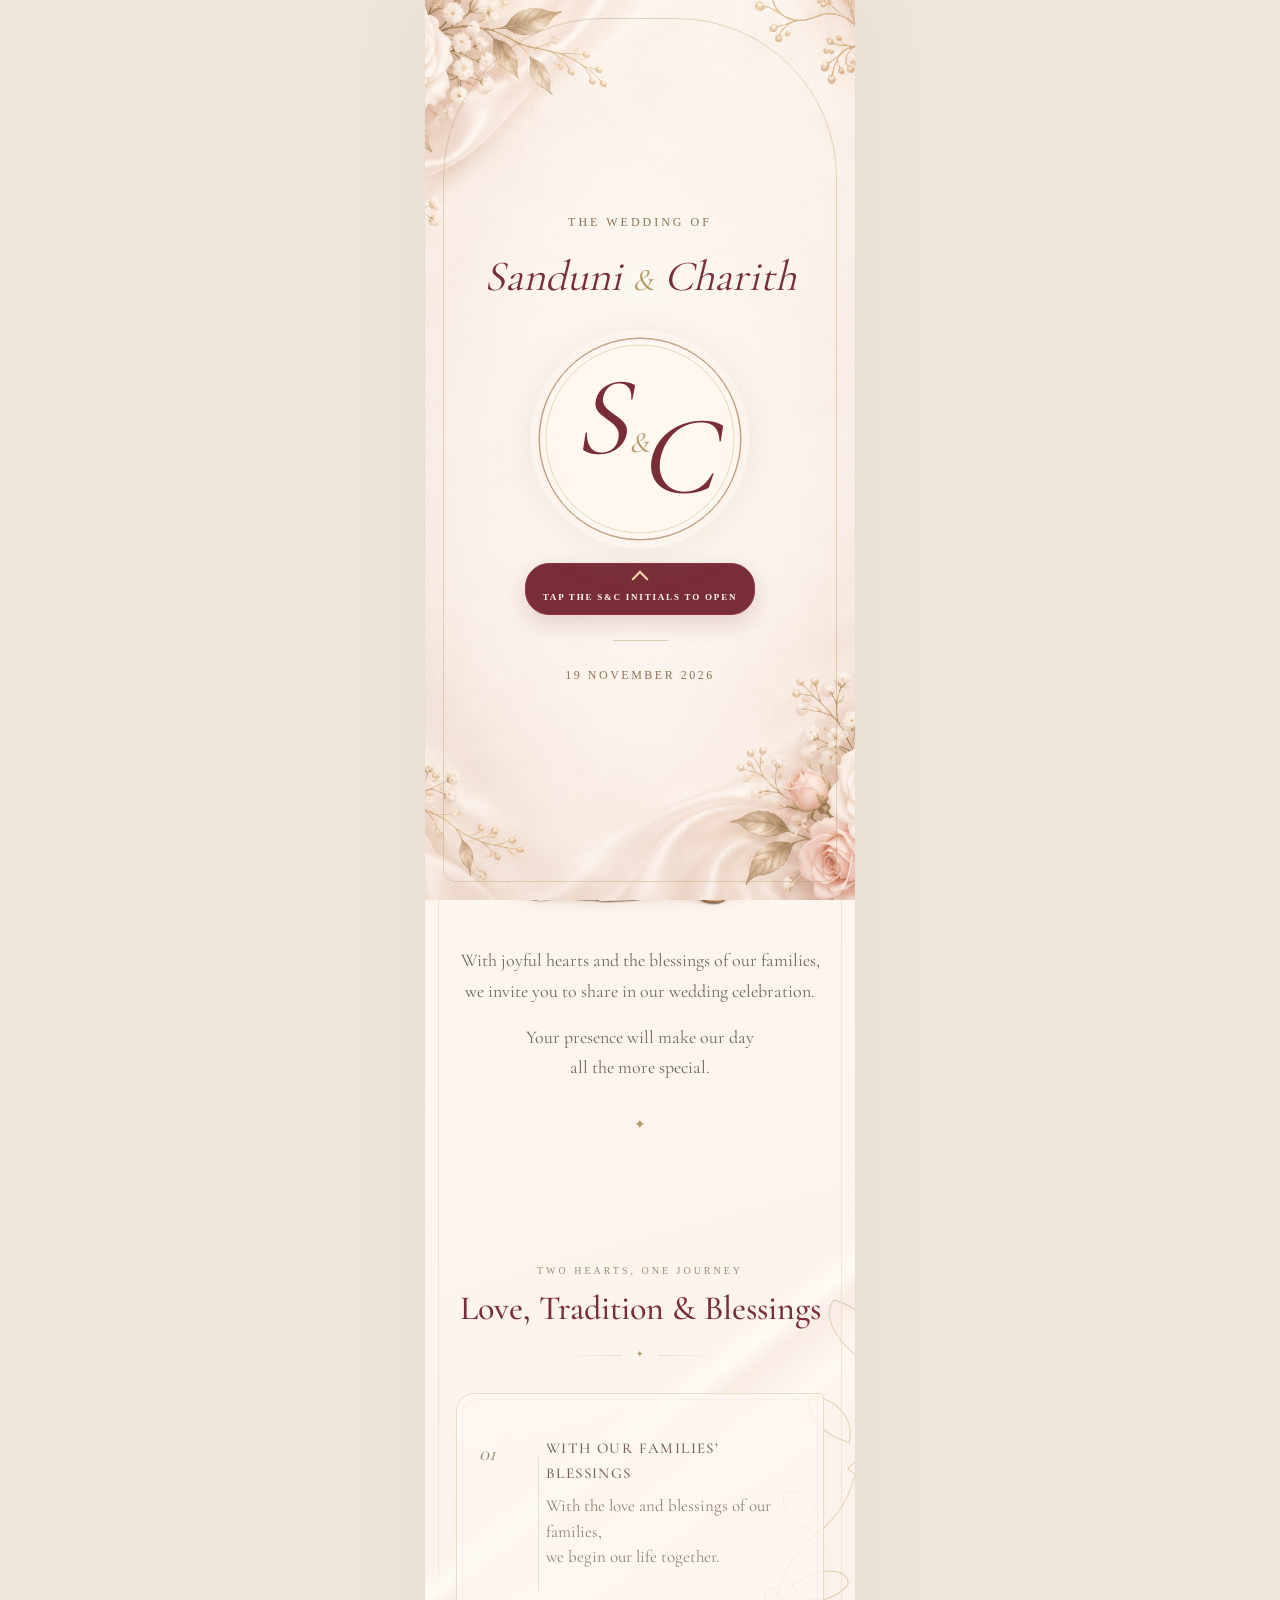
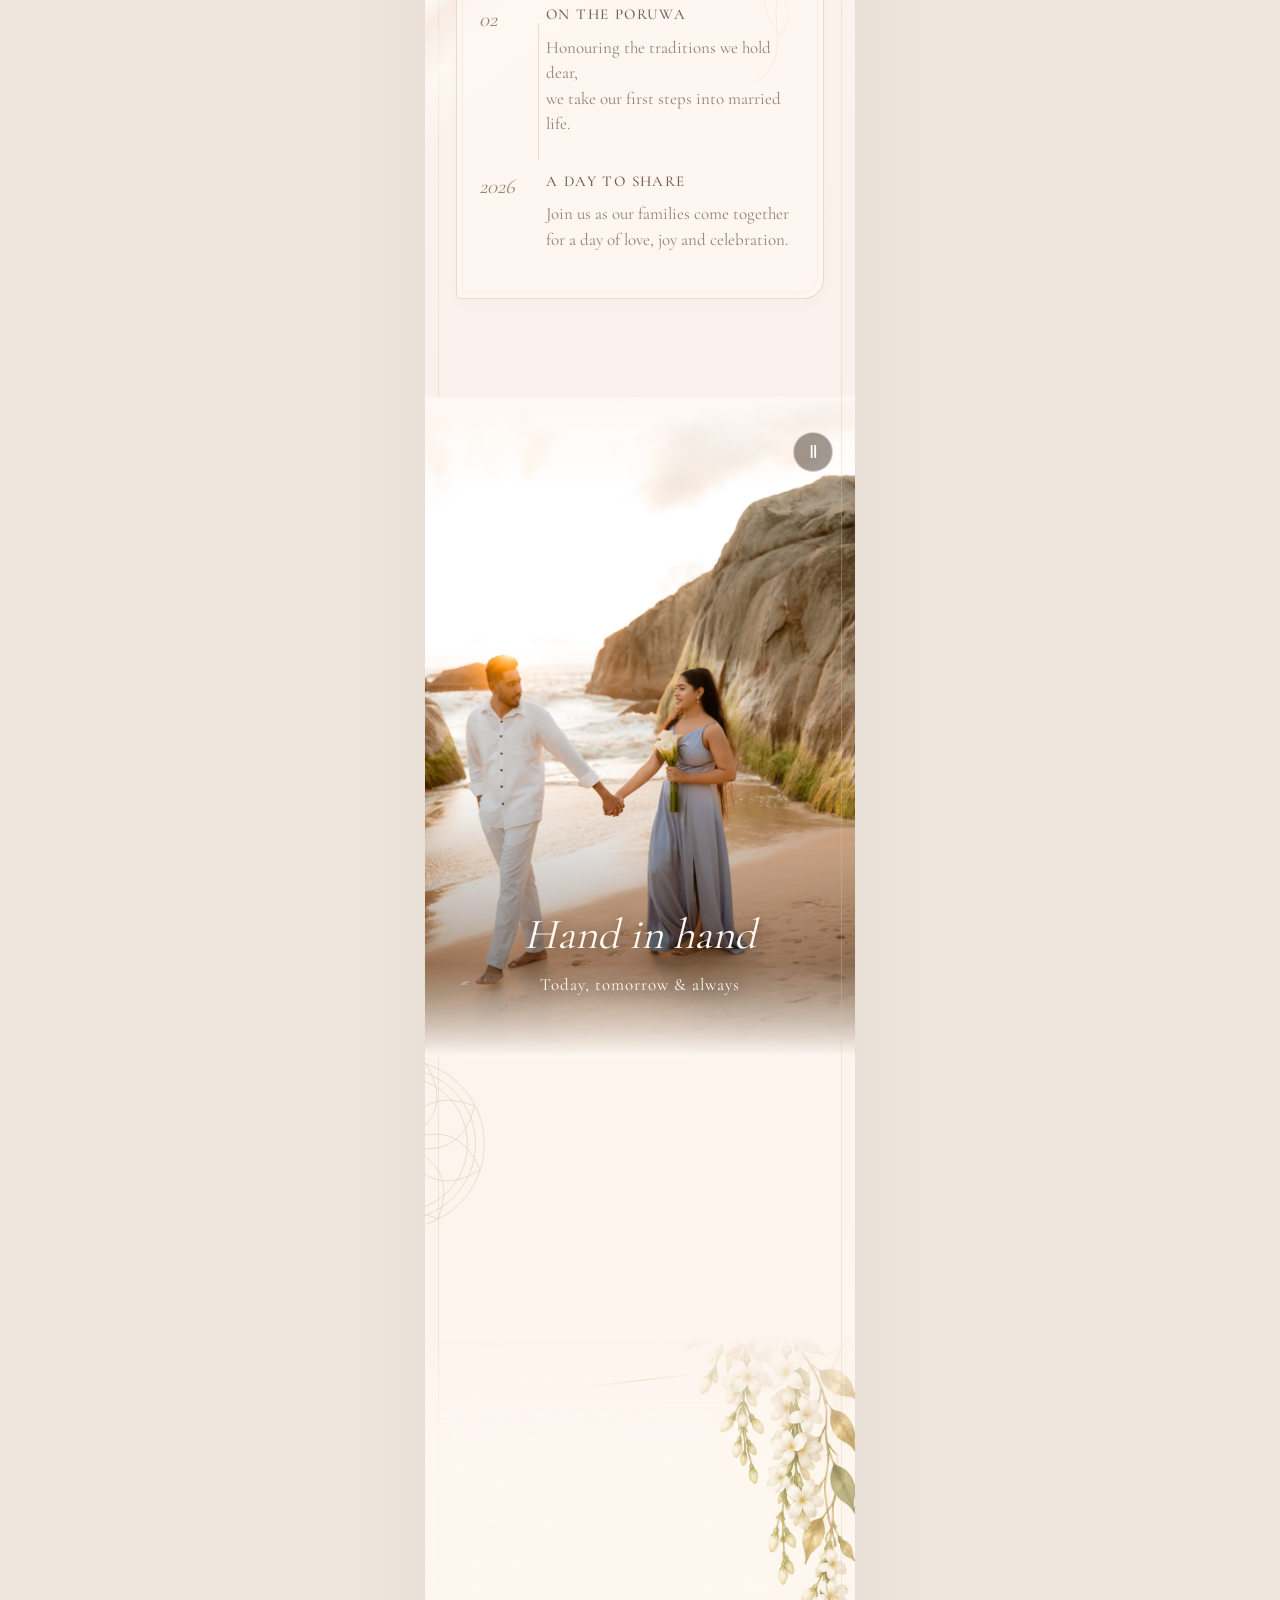
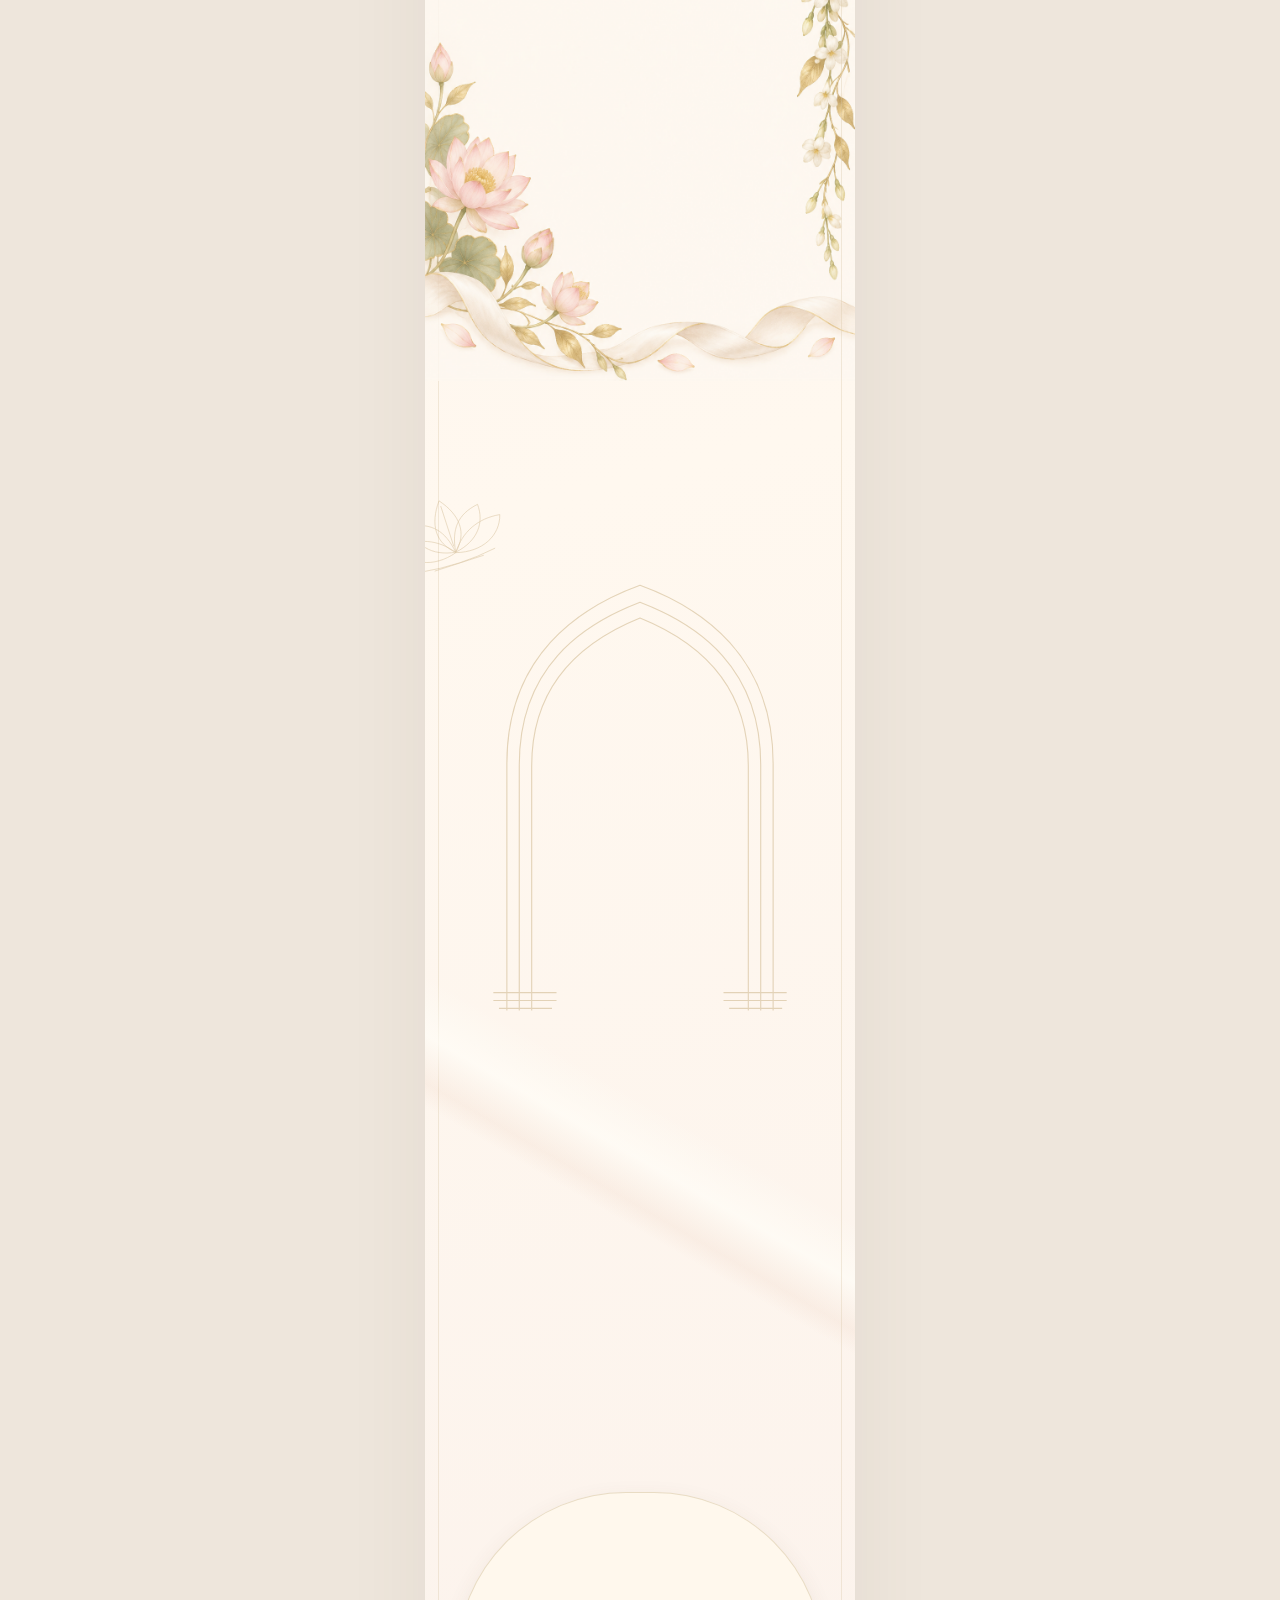
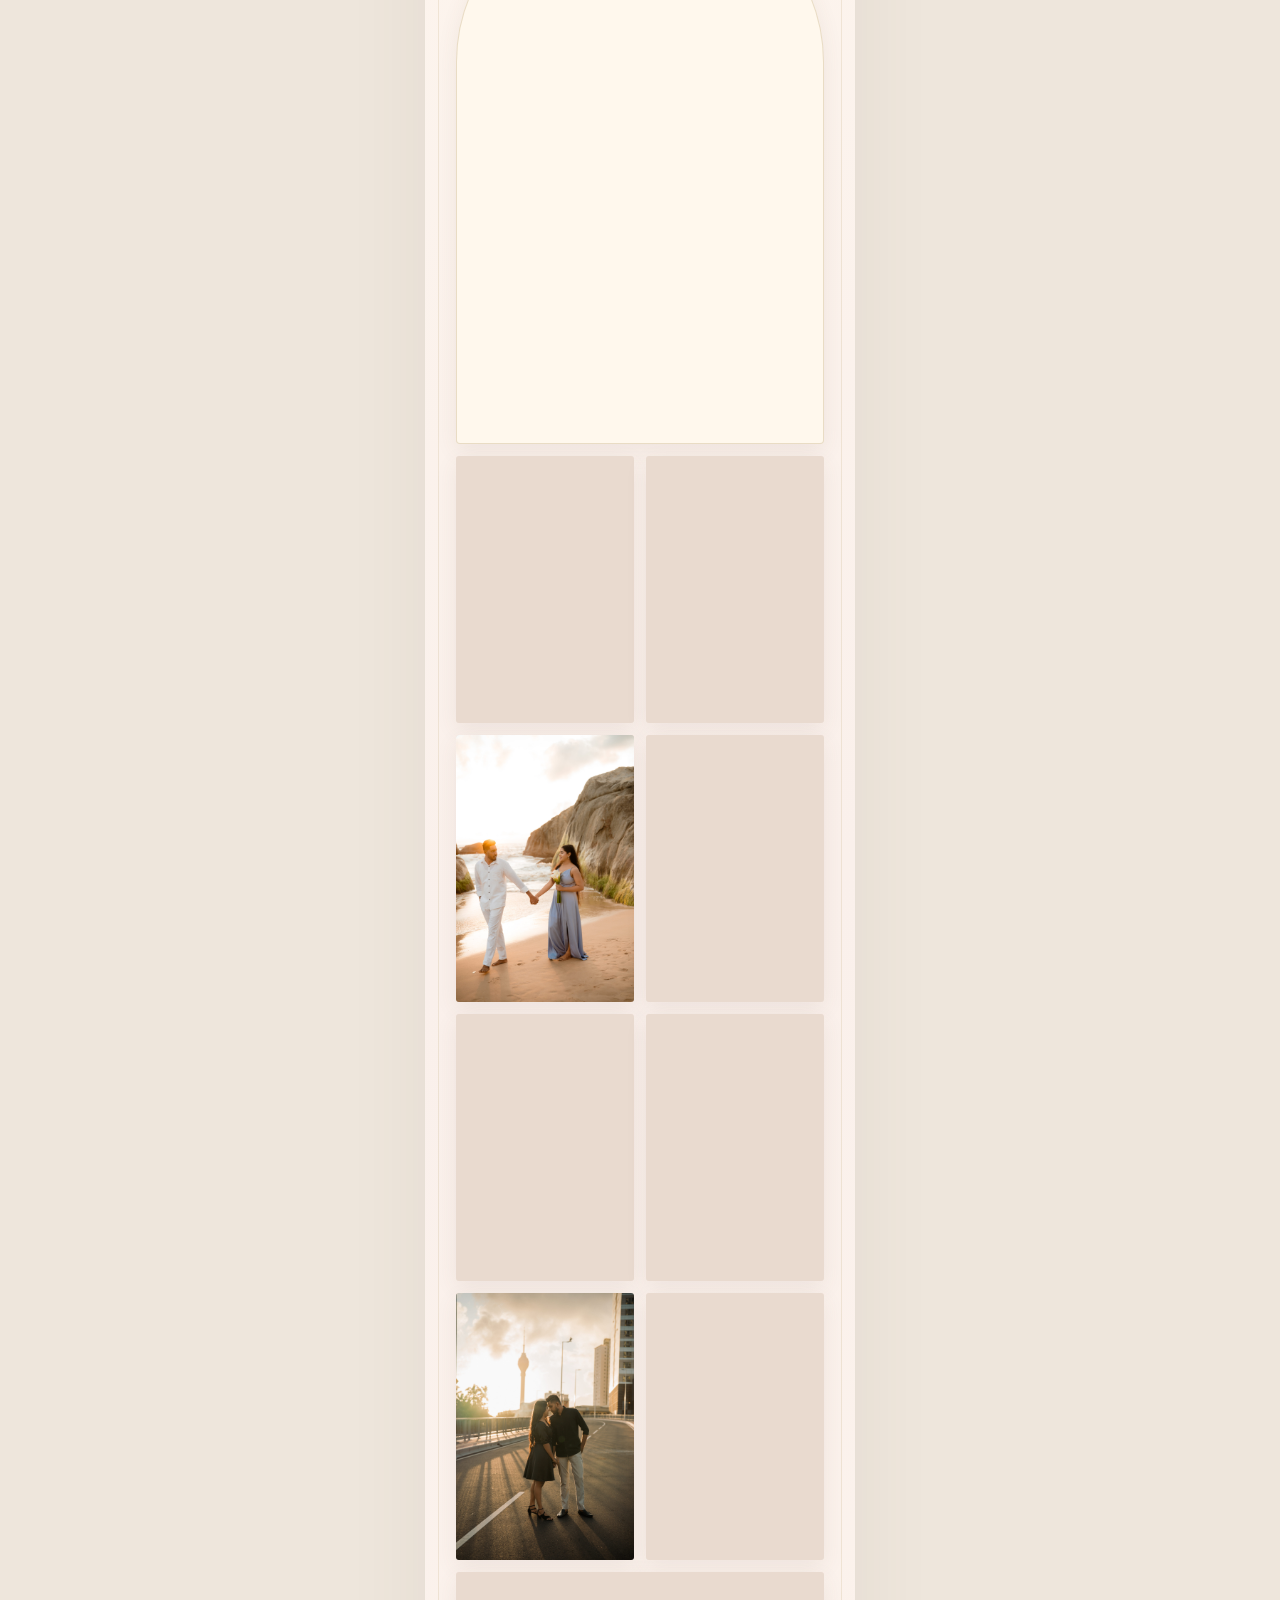
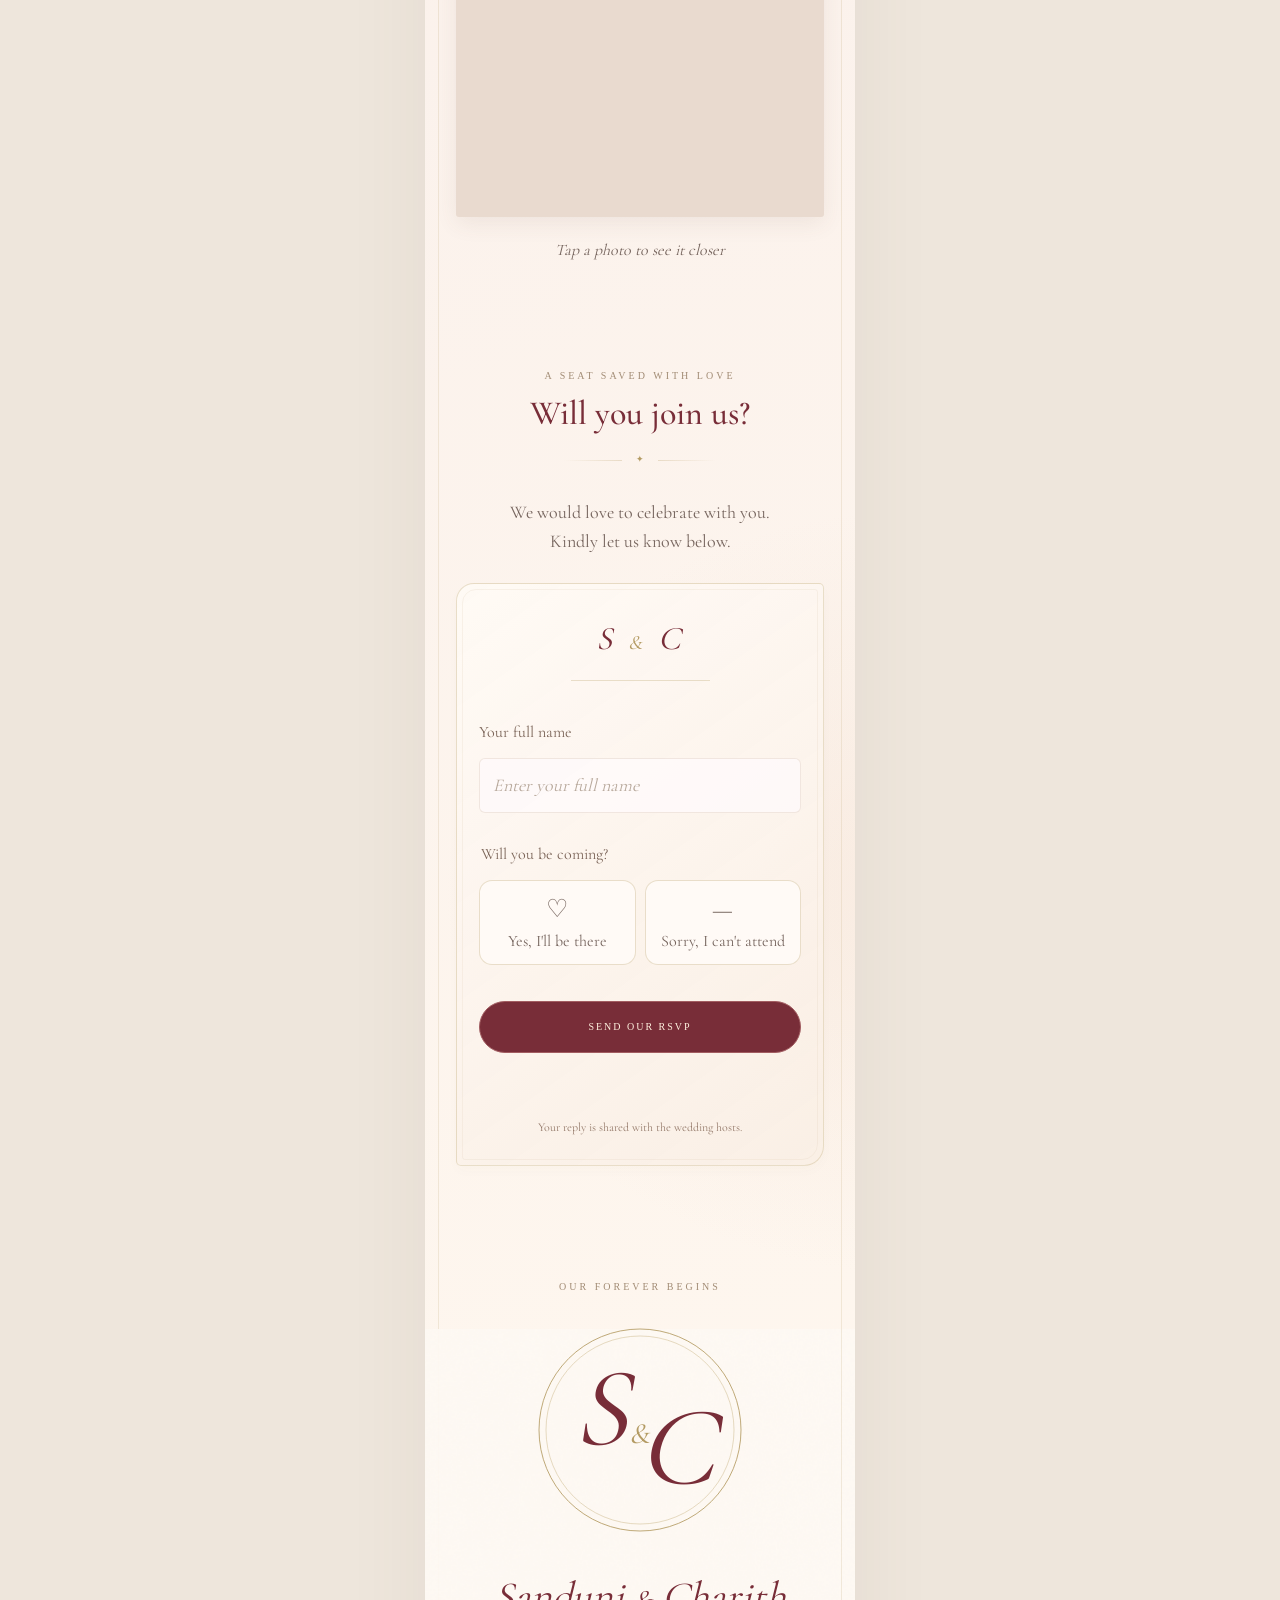
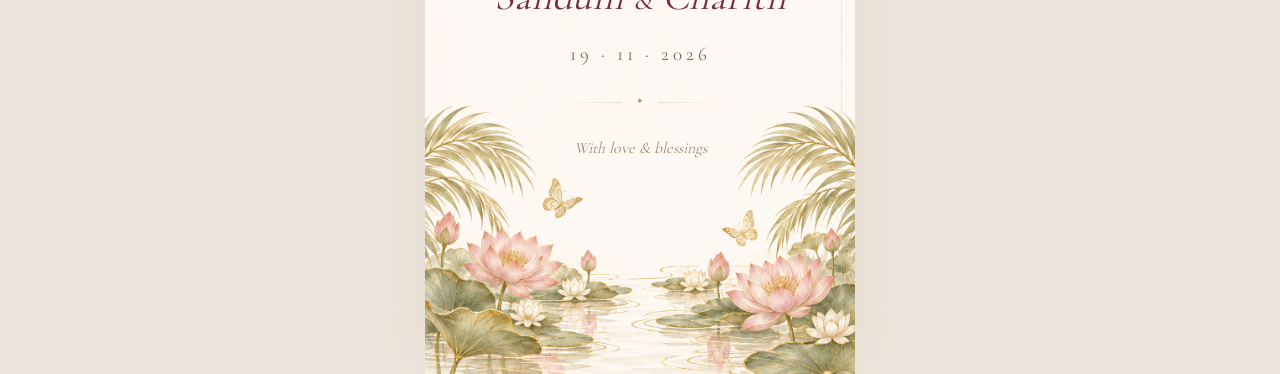
<file: index.html>
<!doctype html>
<html lang="en"><head><meta charset="utf-8"><meta name="viewport" content="width=device-width,initial-scale=1"><meta name="theme-color" content="#fbf4ed"><meta name="description" content="Sanduni and Charith warmly invite you to their wedding on 19 November 2026 at Grand Mondo Luxury Banquets, Homagama."><title>Sanduni & Charith — Our Wedding</title><link rel="stylesheet" href="fonts.css"><link rel="stylesheet" href="style.css?v=burgundy-map-1"><link rel="stylesheet" href="scroll-design.css?v=2"><link rel="stylesheet" href="photos.css?v=wedding-rings-1"><link rel="stylesheet" href="petals.css?v=heart3"><link rel="stylesheet" href="monogram.css?v=10"><link rel="stylesheet" href="heart-transition.css?v=heart3"><link rel="stylesheet" href="rsvp.css?v=2"><link rel="stylesheet" href="scroll-cue.css?v=1"></head>
<body class="closed"><svg class="ornament-library" xmlns="http://www.w3.org/2000/svg" aria-hidden="true"><defs>
<symbol id="gold-lotus" viewBox="0 0 260 170"><g fill="none" stroke="currentColor" stroke-width="1.2"><path d="M130 139C94 107 96 65 130 22C164 65 166 107 130 139ZM130 139C77 131 51 97 53 55C100 62 123 88 130 139ZM130 139C183 131 209 97 207 55C160 62 137 88 130 139ZM130 140C74 157 27 134 14 91C61 84 103 101 130 140ZM130 140C186 157 233 134 246 91C199 84 157 101 130 140Z"/><path d="M46 157Q130 170 214 157M74 164H186M130 34V126"/></g></symbol>
<symbol id="gold-vine" viewBox="0 0 150 520"><g fill="none" stroke="currentColor" stroke-width="1.3"><path d="M120 0C14 113 146 204 60 312S76 460 22 520"/><path d="M78 83C17 57 7 26 16 9C62 12 86 40 78 83ZM78 83C114 57 135 67 140 83C125 113 99 109 78 83ZM75 188C29 184 8 158 13 138C50 136 75 157 75 188ZM80 222C112 175 143 180 147 194C134 226 112 239 80 222ZM60 312C14 309 0 283 7 267C44 263 58 286 60 312ZM41 388C83 344 113 357 112 372C91 406 58 407 41 388ZM40 455C10 435 2 408 14 396C42 408 50 427 40 455Z"/></g></symbol>
<symbol id="gold-arch" viewBox="0 0 300 390"><g fill="none" stroke="currentColor"><path d="M32 387V168C32 73 95 30 150 10C205 30 268 73 268 168V387"/><path d="M43 387V169C43 83 98 45 150 25C202 45 257 83 257 169V387M54 387V170C54 94 103 58 150 39C197 58 246 94 246 170V387"/><path d="M20 371H76M224 371H280M20 378H76M224 378H280M25 385H72M229 385H276"/></g></symbol>
<symbol id="gold-fan" viewBox="0 0 300 300"><g fill="none" stroke="currentColor"><circle cx="150" cy="150" r="115"/><circle cx="150" cy="150" r="103"/><circle cx="150" cy="150" r="92"/><path d="M150 35Q212 88 150 150Q88 88 150 35ZM265 150Q212 212 150 150Q212 88 265 150ZM150 265Q88 212 150 150Q212 212 150 265ZM35 150Q88 88 150 150Q88 212 35 150Z"/><path d="M69 69Q150 64 150 150Q64 150 69 69ZM231 69Q236 150 150 150Q150 64 231 69ZM231 231Q150 236 150 150Q236 150 231 231ZM69 231Q64 150 150 150Q150 236 69 231Z"/></g></symbol></defs></svg>
<div class="entrance" id="entrance"><div class="entrance-art" aria-hidden="true"></div><video id="entranceVideo" class="entrance-video" poster="assets/entrance-poster.jpg" playsinline muted preload="none" hidden aria-label="Our wedding introduction"></video><button id="skipIntro" class="skip-intro" hidden>Skip intro</button><div class="intro-transition" aria-hidden="true"><div class="transition-glow"></div><div class="transition-seal"><div class="wedding-monogram" aria-hidden="true"><svg class="monogram-ring" viewBox="0 0 220 220"><circle cx="110" cy="110" r="101"/><circle cx="110" cy="110" r="94"/></svg><span class="initial initial-s">S</span><span class="monogram-amp">&amp;</span><span class="initial initial-c">C</span></div><p>Our forever begins</p></div></div><div class="logo-cover"><div class="logo-cover-content"><p class="cover-kicker">THE WEDDING OF</p><p class="cover-names">Sanduni <i>&amp;</i> Charith</p><button class="logo-enter" id="enter" aria-label="Open Sanduni and Charith’s wedding invitation and play the introduction"><span class="wedding-monogram" aria-hidden="true"><svg class="monogram-ring" viewBox="0 0 220 220"><circle cx="110" cy="110" r="101"/><circle cx="110" cy="110" r="94"/></svg><span class="initial initial-s">S</span><span class="monogram-amp">&amp;</span><span class="initial initial-c">C</span></span></button><p class="cover-hint"><span class="cover-arrow" aria-hidden="true"></span><span class="cover-hint-text">TAP THE S&amp;C INITIALS TO OPEN</span></p><span class="cover-rule" aria-hidden="true"></span><p class="cover-date">19 NOVEMBER 2026</p></div></div></div>
<main id="invitation" inert>
<section class="invitation-card" id="home"><div class="gold-ornament" aria-hidden="true">✧</div><p class="blessing">SRI SUBA MANGALAM!</p><p class="eyebrow">YOU ARE INVITED TO THE WEDDING OF</p><h1>Sanduni <span>&</span> Charith</h1><p class="family-line">Together with their loving families</p><div class="wedding-date"><span>NOVEMBER</span><strong>19</strong><span>2026</span></div><p class="weekday">Thursday, 19<sup>th</sup> November 2026</p><img class="couple-art" src="assets/kandyan-couple.png" width="1024" height="1536" alt="An illustrated bride and groom in traditional Kandyan wedding attire"><div class="invitation-message"><p>With joyful hearts and the blessings of our families,<br>we invite you to share in our wedding celebration.</p><p>Your presence will make our day<br>all the more special.</p></div><span class="section-end" aria-hidden="true">✦</span></section>
<section class="section" id="story"><svg class="scroll-ornament story-vine" aria-hidden="true"><use href="#gold-vine"/></svg><div class="heading"><p class="eyebrow">TWO HEARTS, ONE JOURNEY</p><h2>Love, Tradition &amp; Blessings</h2><span class="divider">✦</span></div><div class="story-panel framed"><article><span class="chapter">01</span><div><h3>WITH OUR FAMILIES’ BLESSINGS</h3><p>With the love and blessings of our families,<br>we begin our life together.</p></div></article><article><span class="chapter">02</span><div><h3>ON THE PORUWA</h3><p>Honouring the traditions we hold dear,<br>we take our first steps into married life.</p></div></article><article><span class="chapter">2026</span><div><h3>A DAY TO SHARE</h3><p>Join us as our families come together<br>for a day of love, joy and celebration.</p></div></article></div></section>
<section class="photo-passage" aria-label="Moments together"><div class="photo-dissolve" aria-hidden="true"><img class="active" src="assets/photos/SHA07477.jpg" width="4000" height="6000" loading="lazy" alt=""><img src="assets/photos/SHA06801.jpg" width="4000" height="6000" loading="lazy" alt=""><img src="assets/photos/SHA07349.jpg" width="4000" height="6000" loading="lazy" alt=""></div><div class="passage-caption"><p>Hand in hand</p><span>Today, tomorrow & always</span></div><button id="pausePhotos" class="photo-pause" aria-label="Pause photo slideshow" aria-pressed="false">Ⅱ</button></section><section class="section countdown-section" id="countdown"><svg class="scroll-ornament countdown-fan" aria-hidden="true"><use href="#gold-fan"/></svg><div class="heading"><p class="eyebrow">THE BIG DAY AWAITS</p><h2>Counting Down</h2><span class="divider">✦</span></div><div class="countdown" aria-label="Countdown to 19 November 2026"><div><strong id="days">00</strong><span>DAYS</span></div><div><strong id="hours">00</strong><span>HOURS</span></div><div><strong id="minutes">00</strong><span>MINUTES</span></div><div><strong id="seconds">00</strong><span>SECONDS</span></div></div></section>
<section class="section" id="events"><svg class="scroll-ornament events-lotus" aria-hidden="true"><use href="#gold-lotus"/></svg><div class="heading"><p class="eyebrow">CELEBRATE WITH US</p><h2>Our Wedding Day</h2><span class="divider">✦</span></div><div class="event-list"><article class="event-card framed wedding-schedule"><p class="schedule-date">19th November 2026</p><div class="wedding-hours"><div><span>Wedding begins</span><time datetime="2026-11-19T10:00:00+05:30">10:00 <small>AM</small></time></div><span class="hours-divider" aria-hidden="true">—</span><div><span>Celebration ends</span><time datetime="2026-11-19T16:00:00+05:30">4:00 <small>PM</small></time></div></div><div class="poruwa-details"><div class="event-icon" aria-hidden="true"><span class="wedding-rings"><i></i><i></i></span></div><h3>PORUWA CEREMONY</h3><time class="poruwa-time" datetime="2026-11-19T10:30:00+05:30">10:30 <small>AM</small></time></div><p class="schedule-venue">Grand Mondo Luxury Banquets<br>Homagama</p></article></div></section>
<section class="section venue-section" id="venue"><svg class="scroll-ornament venue-arch" aria-hidden="true"><use href="#gold-arch"/></svg><div class="heading"><p class="eyebrow">A PLACE FOR OUR FOREVER</p><h2>The Wedding Venue</h2><span class="divider">✦</span></div><div class="venue-panel framed"><div class="venue-flower" aria-hidden="true">❧</div><h3>Grand Mondo<br>Luxury Banquets</h3><p class="location-name">Homagama</p><span class="hairline"></span><p>We look forward to celebrating<br>this beautiful day with you.</p><a class="map-link" href="https://maps.app.goo.gl/g1bp9AkcRweVuUqY6" target="_blank" rel="noopener noreferrer">VIEW ON MAP</a></div></section>
<section class="section gallery-section" id="gallery"><div class="heading"><p class="eyebrow">A LITTLE OF OUR FOREVER</p><h2>Our Favourite Moments</h2><span class="divider">✦</span></div><div class="photo-grid"><button class="gallery-photo gallery-lead" data-photo="0" aria-label="Enlarge photo: Together by the sea"><img src="assets/photos/SHA07343.jpg" alt="Together by the sea" loading="lazy" decoding="async" width="4000" height="6000"></button><button class="gallery-photo" data-photo="1" aria-label="Enlarge photo: A kiss in the city"><img src="assets/photos/SHA06843.jpg" alt="A kiss in the city" loading="lazy" decoding="async" width="4000" height="6000"></button><button class="gallery-photo" data-photo="2" aria-label="Enlarge photo: Laughter and love"><img src="assets/photos/SHA07149.jpg" alt="Laughter and love" loading="lazy" decoding="async" width="4000" height="6000"></button><button class="gallery-photo" data-photo="3" aria-label="Enlarge photo: Hand in hand at sunset"><img src="assets/photos/SHA07477.jpg" alt="Hand in hand at sunset" loading="lazy" decoding="async" width="4000" height="6000"></button><button class="gallery-photo" data-photo="4" aria-label="Enlarge photo: A walk together"><img src="assets/photos/SHA06972.jpg" alt="A walk together" loading="lazy" decoding="async" width="4000" height="6000"></button><button class="gallery-photo" data-photo="5" aria-label="Enlarge photo: A golden evening"><img src="assets/photos/SHA07409.jpg" alt="A golden evening" loading="lazy" decoding="async" width="4000" height="6000"></button><button class="gallery-photo" data-photo="6" aria-label="Enlarge photo: A little romance in the city"><img src="assets/photos/SHA07120.jpg" alt="A little romance in the city" loading="lazy" decoding="async" width="4000" height="6000"></button><button class="gallery-photo" data-photo="7" aria-label="Enlarge photo: Our sunset moment"><img src="assets/photos/SHA06801.jpg" alt="Our sunset moment" loading="lazy" decoding="async" width="4000" height="6000"></button><button class="gallery-photo" data-photo="8" aria-label="Enlarge photo: Beside the waves"><img src="assets/photos/SHA07349.jpg" alt="Beside the waves" loading="lazy" decoding="async" width="4000" height="6000"></button><button class="gallery-photo gallery-wide" data-photo="9" aria-label="Enlarge photo: Together at sunset"><img src="assets/photos/SHA07561.jpg" alt="Together at sunset by the sea" loading="lazy" decoding="async" width="2372" height="1577"></button></div><p class="gallery-hint">Tap a photo to see it closer</p></section><section class="section rsvp-section" id="rsvp"><div class="heading"><p class="eyebrow">A SEAT SAVED WITH LOVE</p><h2>Will you join us?</h2><span class="divider" aria-hidden="true">✦</span></div><p class="rsvp-intro">We would love to celebrate with you.<br>Kindly let us know below.</p><form class="rsvp-form framed" id="rsvpForm"><span class="rsvp-seal" aria-hidden="true">S <i>&amp;</i> C</span><label for="rsvpName">Your full name</label><input id="rsvpName" name="name" required maxlength="100" autocomplete="name" placeholder="Enter your full name"><fieldset class="rsvp-attendance"><legend>Will you be coming?</legend><div class="rsvp-choices"><label><input type="radio" name="attendance" value="Yes" required><span><b aria-hidden="true">♡</b>Yes, I'll be there</span></label><label><input type="radio" name="attendance" value="No" required><span><b aria-hidden="true">—</b>Sorry, I can't attend</span></label></div></fieldset><p class="rsvp-decline" id="rsvpDecline" hidden>You'll be with us in spirit.<br>Thank you for letting us know.</p><input class="rsvp-honeypot" name="website" tabindex="-1" autocomplete="off" aria-hidden="true"><button class="reply-button" id="rsvpSubmit" type="submit">SEND OUR RSVP</button><p class="rsvp-status" id="rsvpStatus" role="status" aria-live="polite"></p><p class="rsvp-help rsvp-private">Your reply is shared with the wedding hosts.</p></form></section>
<footer class="monogram-finale" aria-label="Sanduni and Charith, 19 November 2026"><p class="eyebrow">OUR FOREVER BEGINS</p><div class="wedding-monogram" aria-hidden="true"><svg class="monogram-ring" viewBox="0 0 220 220"><circle cx="110" cy="110" r="101"/><circle cx="110" cy="110" r="94"/></svg><span class="initial initial-s">S</span><span class="monogram-amp">&amp;</span><span class="initial initial-c">C</span></div><h2>Sanduni <span>&amp;</span> Charith</h2><p class="footer-date"><time datetime="2026-11-19">19 · 11 · 2026</time></p><span class="divider" aria-hidden="true">✦</span><p class="footer-blessing">With love &amp; blessings</p></footer>
</main><button class="scroll-cue" id="scrollCue" type="button" aria-label="Scroll down to our story" hidden><span class="scroll-cue-label">SCROLL TO EXPLORE</span><span class="scroll-cue-chevron" aria-hidden="true"></span></button>
<button class="music-toggle" id="musicToggle" aria-label="Play music" hidden>♪</button><audio id="music" src="assets/music.mp3" loop preload="none"></audio><dialog id="photoViewer" class="photo-viewer" aria-label="Photo gallery"><button id="closePhoto" class="photo-close" aria-label="Close photo">×</button><img id="largePhoto" alt=""><div class="viewer-controls"><button id="previousPhoto" aria-label="Previous photo">←</button><span id="photoCount" aria-live="polite"></span><button id="nextPhoto" aria-label="Next photo">→</button></div></dialog><script src="intro-config.js"></script><script src="script.js?v=heart3"></script><script src="photos.js"></script><script src="scroll-cue.js?v=1"></script><script src="rsvp.js?v=single-guest-1"></script><script src="petals.js?v=heart3"></script></body></html>
</file>
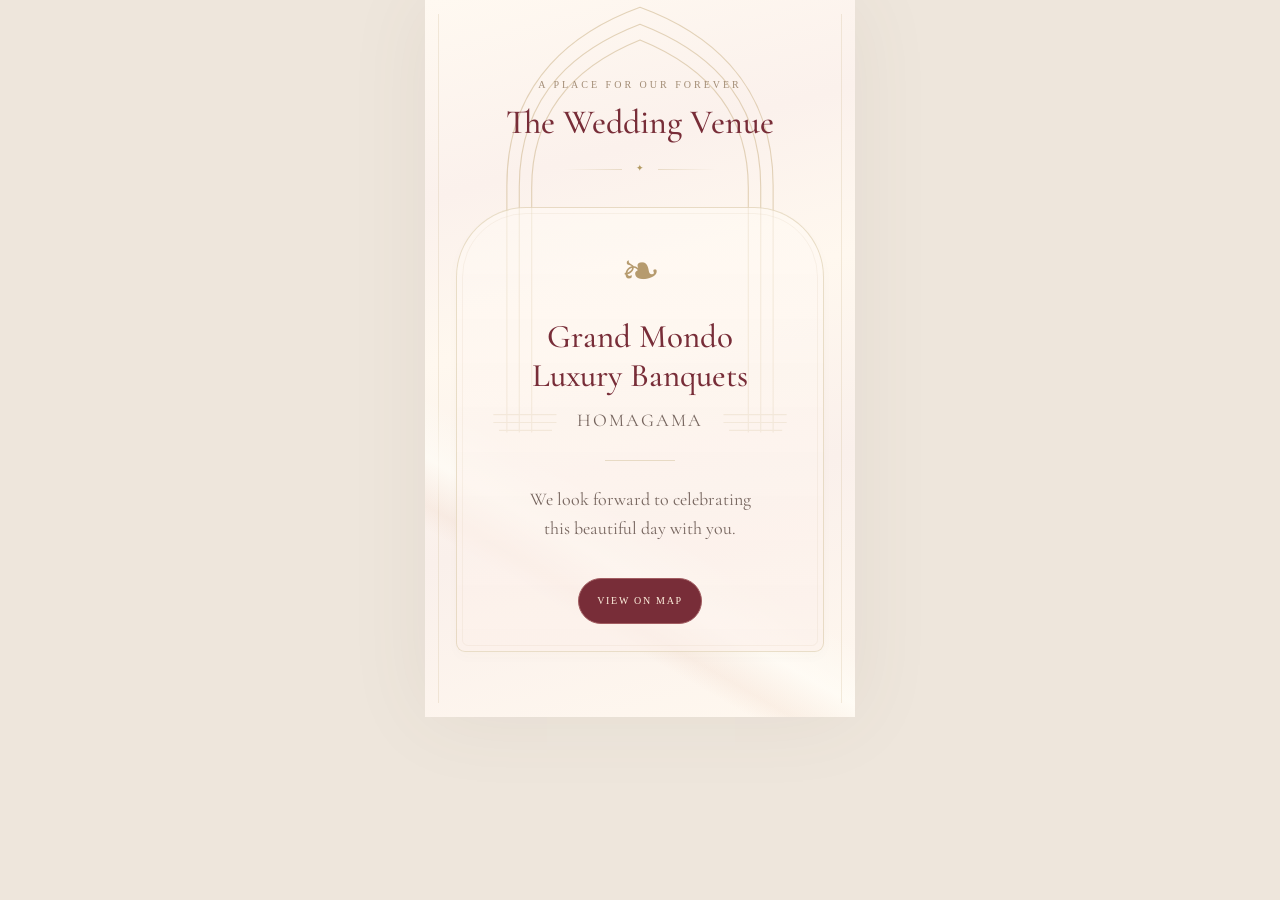
<file: preview-map-button.html>
<!doctype html>
<html lang="en"><head><meta charset="utf-8"><meta name="viewport" content="width=device-width,initial-scale=1"><meta name="theme-color" content="#fbf4ed"><meta name="description" content="Sanduni and Charith warmly invite you to their wedding on 19 November 2026 at Grand Mondo Luxury Banquets, Homagama."><title>Sanduni & Charith — Our Wedding</title><link rel="stylesheet" href="fonts.css"><link rel="stylesheet" href="style.css?v=burgundy-map-1"><link rel="stylesheet" href="scroll-design.css?v=2"><link rel="stylesheet" href="photos.css?v=illustration-restored"><link rel="stylesheet" href="petals.css?v=heart3"><link rel="stylesheet" href="monogram.css?v=9"><link rel="stylesheet" href="heart-transition.css?v=heart3"><link rel="stylesheet" href="rsvp.css?v=2"><link rel="stylesheet" href="scroll-cue.css?v=1"></head><body><svg class="ornament-library" xmlns="http://www.w3.org/2000/svg" aria-hidden="true"><defs>
<symbol id="gold-lotus" viewBox="0 0 260 170"><g fill="none" stroke="currentColor" stroke-width="1.2"><path d="M130 139C94 107 96 65 130 22C164 65 166 107 130 139ZM130 139C77 131 51 97 53 55C100 62 123 88 130 139ZM130 139C183 131 209 97 207 55C160 62 137 88 130 139ZM130 140C74 157 27 134 14 91C61 84 103 101 130 140ZM130 140C186 157 233 134 246 91C199 84 157 101 130 140Z"/><path d="M46 157Q130 170 214 157M74 164H186M130 34V126"/></g></symbol>
<symbol id="gold-vine" viewBox="0 0 150 520"><g fill="none" stroke="currentColor" stroke-width="1.3"><path d="M120 0C14 113 146 204 60 312S76 460 22 520"/><path d="M78 83C17 57 7 26 16 9C62 12 86 40 78 83ZM78 83C114 57 135 67 140 83C125 113 99 109 78 83ZM75 188C29 184 8 158 13 138C50 136 75 157 75 188ZM80 222C112 175 143 180 147 194C134 226 112 239 80 222ZM60 312C14 309 0 283 7 267C44 263 58 286 60 312ZM41 388C83 344 113 357 112 372C91 406 58 407 41 388ZM40 455C10 435 2 408 14 396C42 408 50 427 40 455Z"/></g></symbol>
<symbol id="gold-arch" viewBox="0 0 300 390"><g fill="none" stroke="currentColor"><path d="M32 387V168C32 73 95 30 150 10C205 30 268 73 268 168V387"/><path d="M43 387V169C43 83 98 45 150 25C202 45 257 83 257 169V387M54 387V170C54 94 103 58 150 39C197 58 246 94 246 170V387"/><path d="M20 371H76M224 371H280M20 378H76M224 378H280M25 385H72M229 385H276"/></g></symbol>
<symbol id="gold-fan" viewBox="0 0 300 300"><g fill="none" stroke="currentColor"><circle cx="150" cy="150" r="115"/><circle cx="150" cy="150" r="103"/><circle cx="150" cy="150" r="92"/><path d="M150 35Q212 88 150 150Q88 88 150 35ZM265 150Q212 212 150 150Q212 88 265 150ZM150 265Q88 212 150 150Q212 212 150 265ZM35 150Q88 88 150 150Q88 212 35 150Z"/><path d="M69 69Q150 64 150 150Q64 150 69 69ZM231 69Q236 150 150 150Q150 64 231 69ZM231 231Q150 236 150 150Q236 150 231 231ZM69 231Q64 150 150 150Q150 236 69 231Z"/></g></symbol></defs></svg><main><section class="section venue-section" id="venue"><svg class="scroll-ornament venue-arch" aria-hidden="true"><use href="#gold-arch"/></svg><div class="heading"><p class="eyebrow">A PLACE FOR OUR FOREVER</p><h2>The Wedding Venue</h2><span class="divider">✦</span></div><div class="venue-panel framed"><div class="venue-flower" aria-hidden="true">❧</div><h3>Grand Mondo<br>Luxury Banquets</h3><p class="location-name">Homagama</p><span class="hairline"></span><p>We look forward to celebrating<br>this beautiful day with you.</p><a class="map-link" href="https://maps.app.goo.gl/g1bp9AkcRweVuUqY6" target="_blank" rel="noopener noreferrer">VIEW ON MAP</a></div></section></main></body></html>
</file>
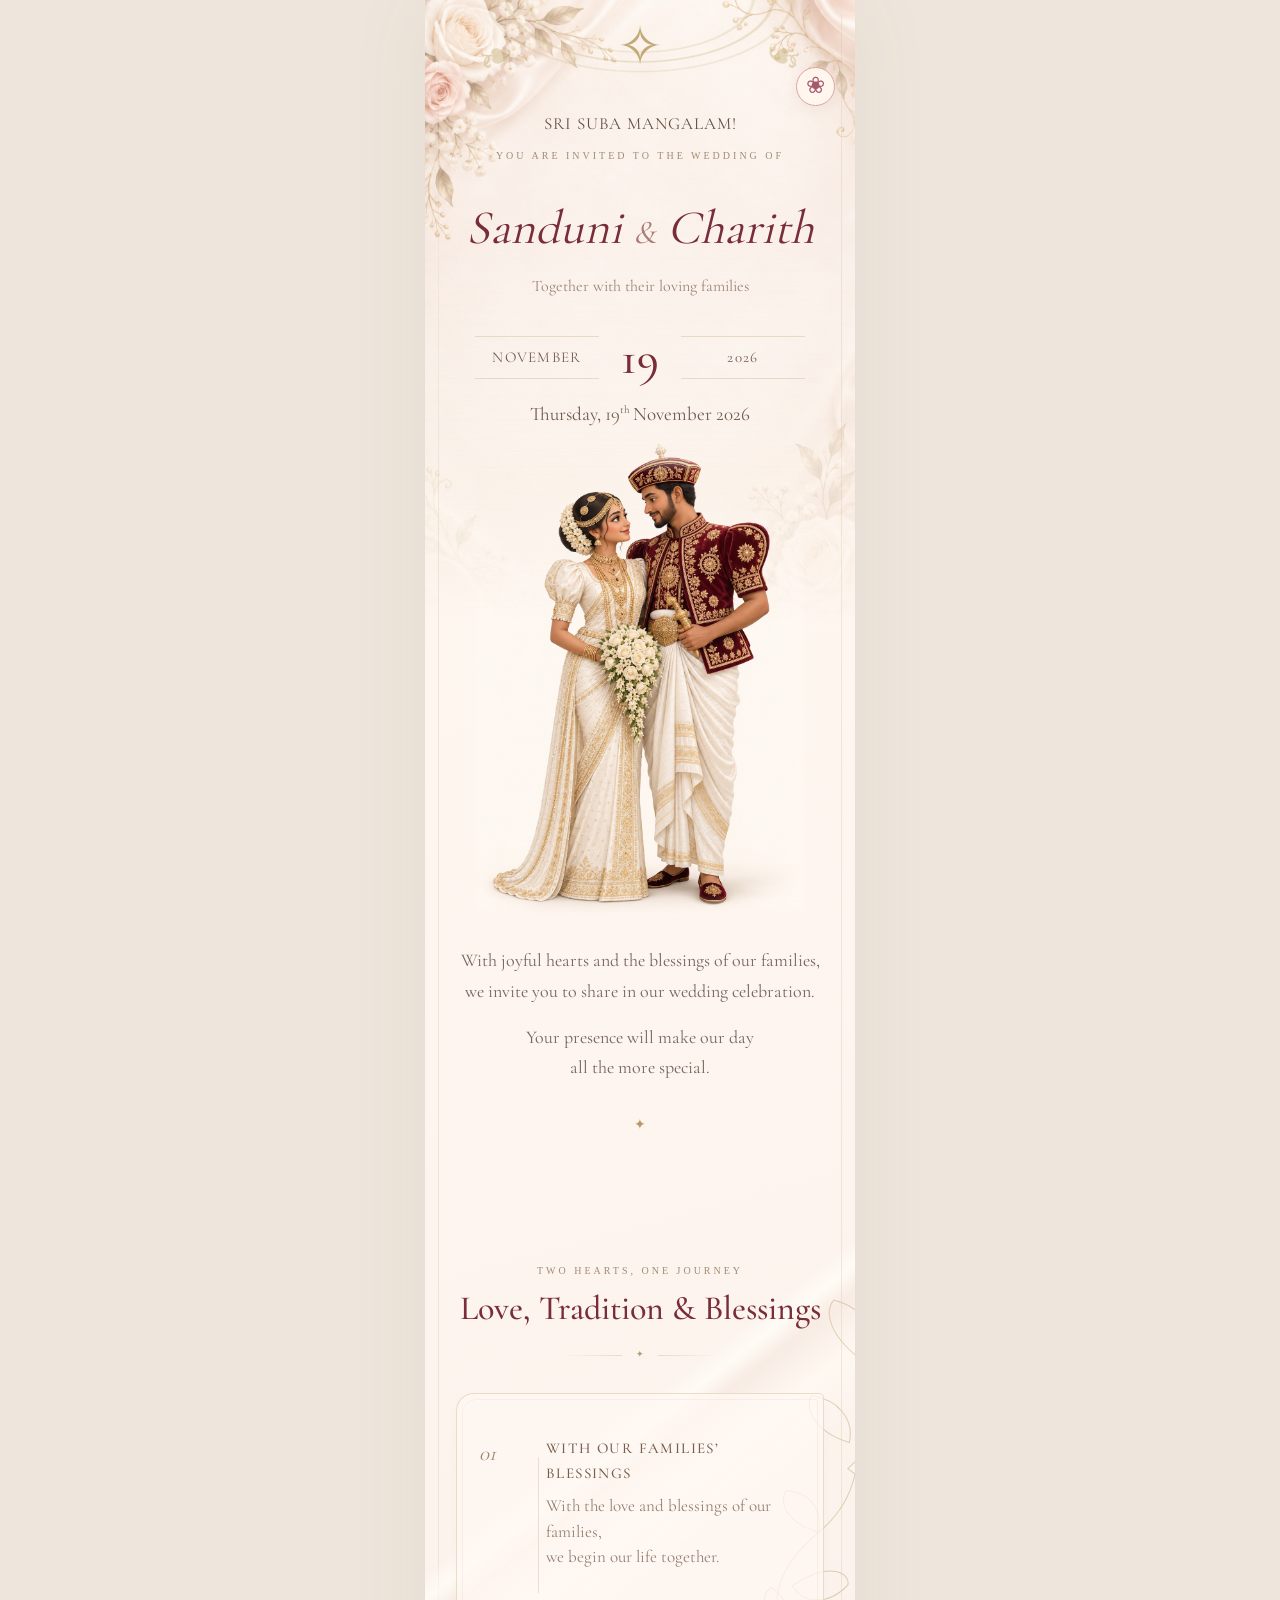
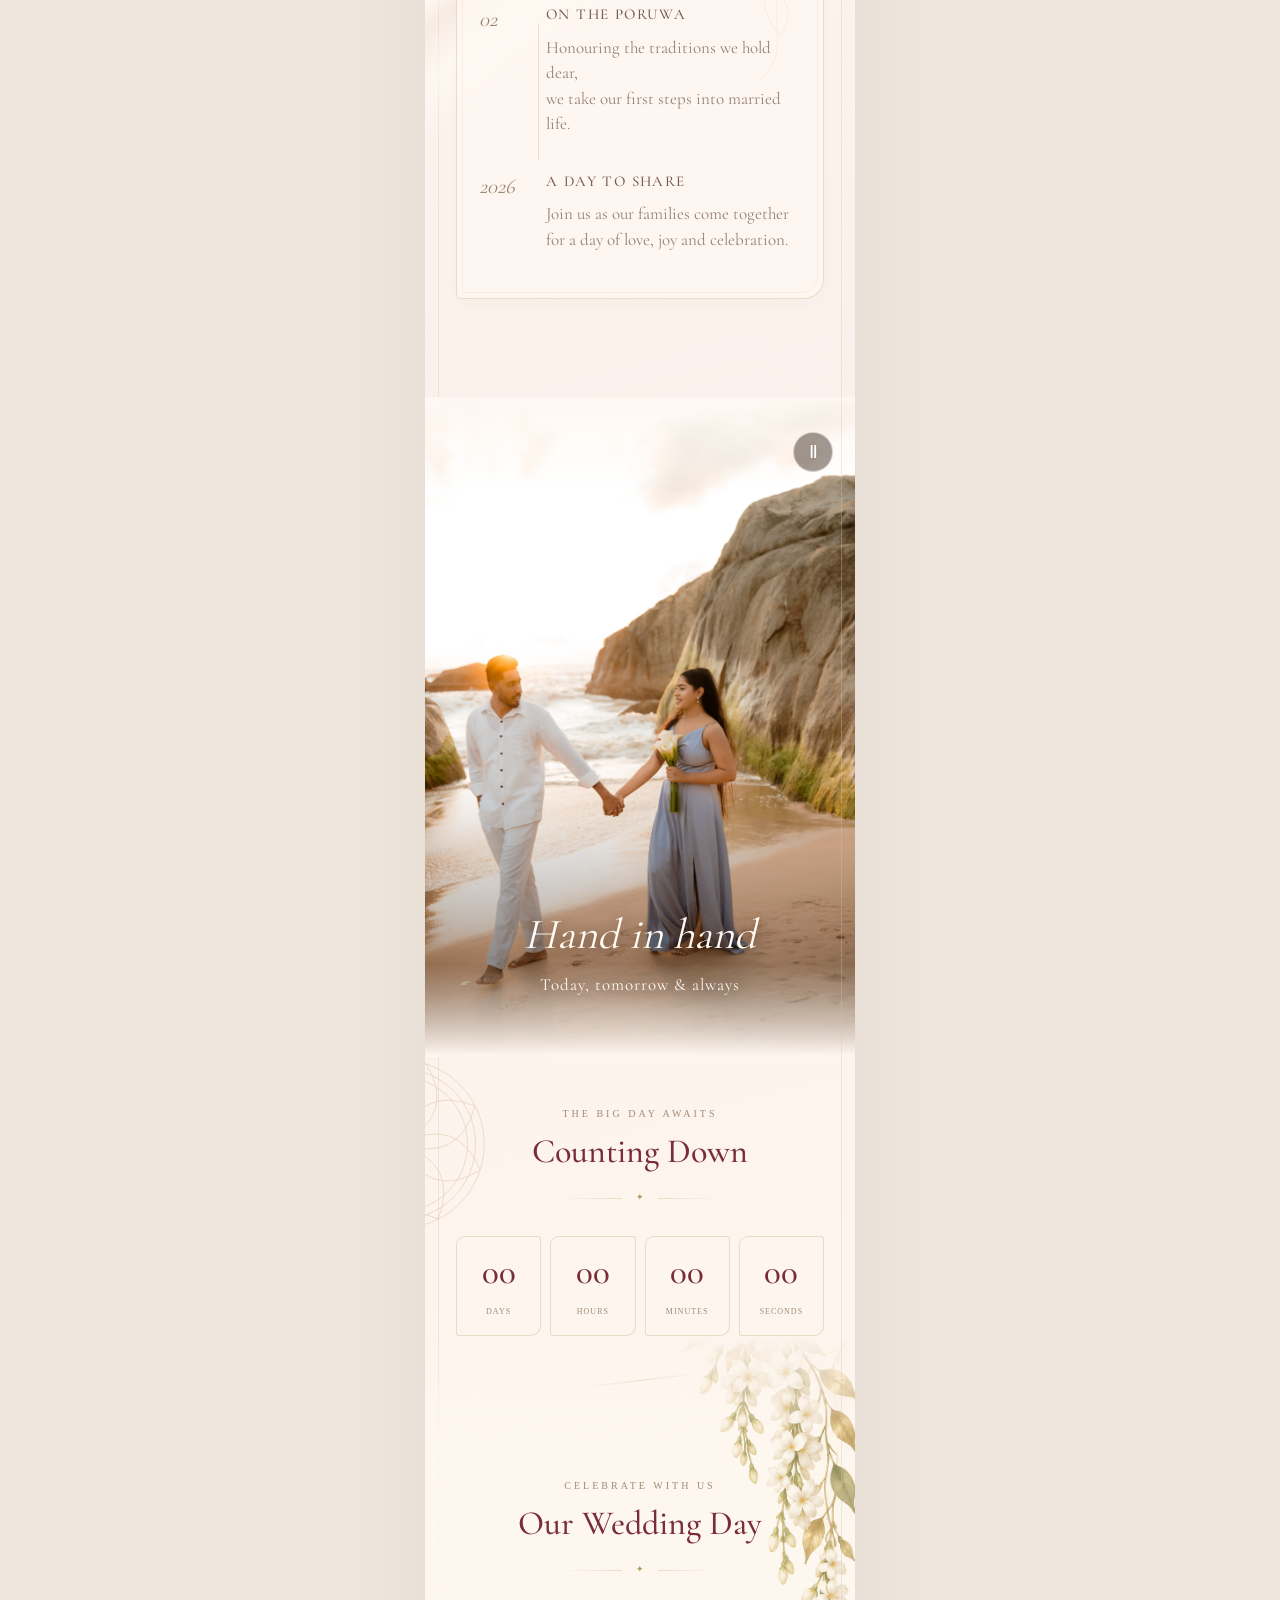
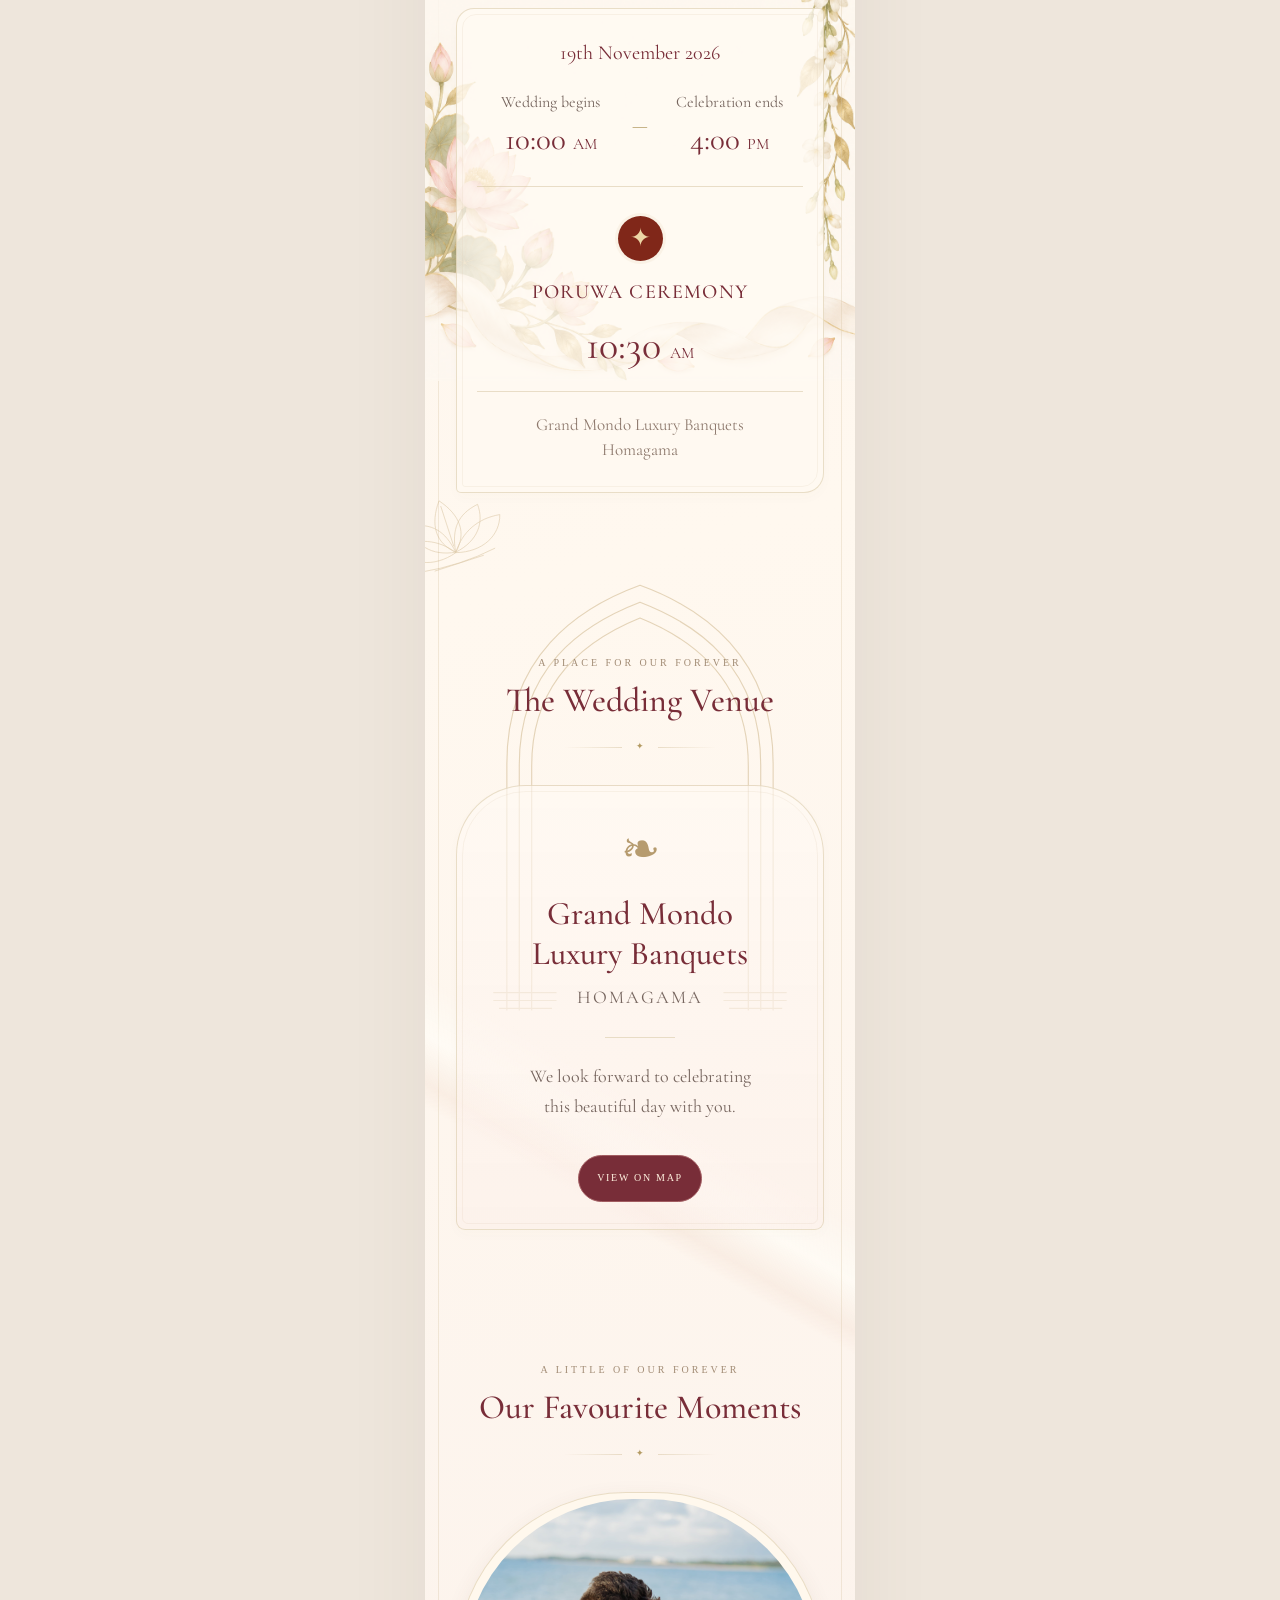
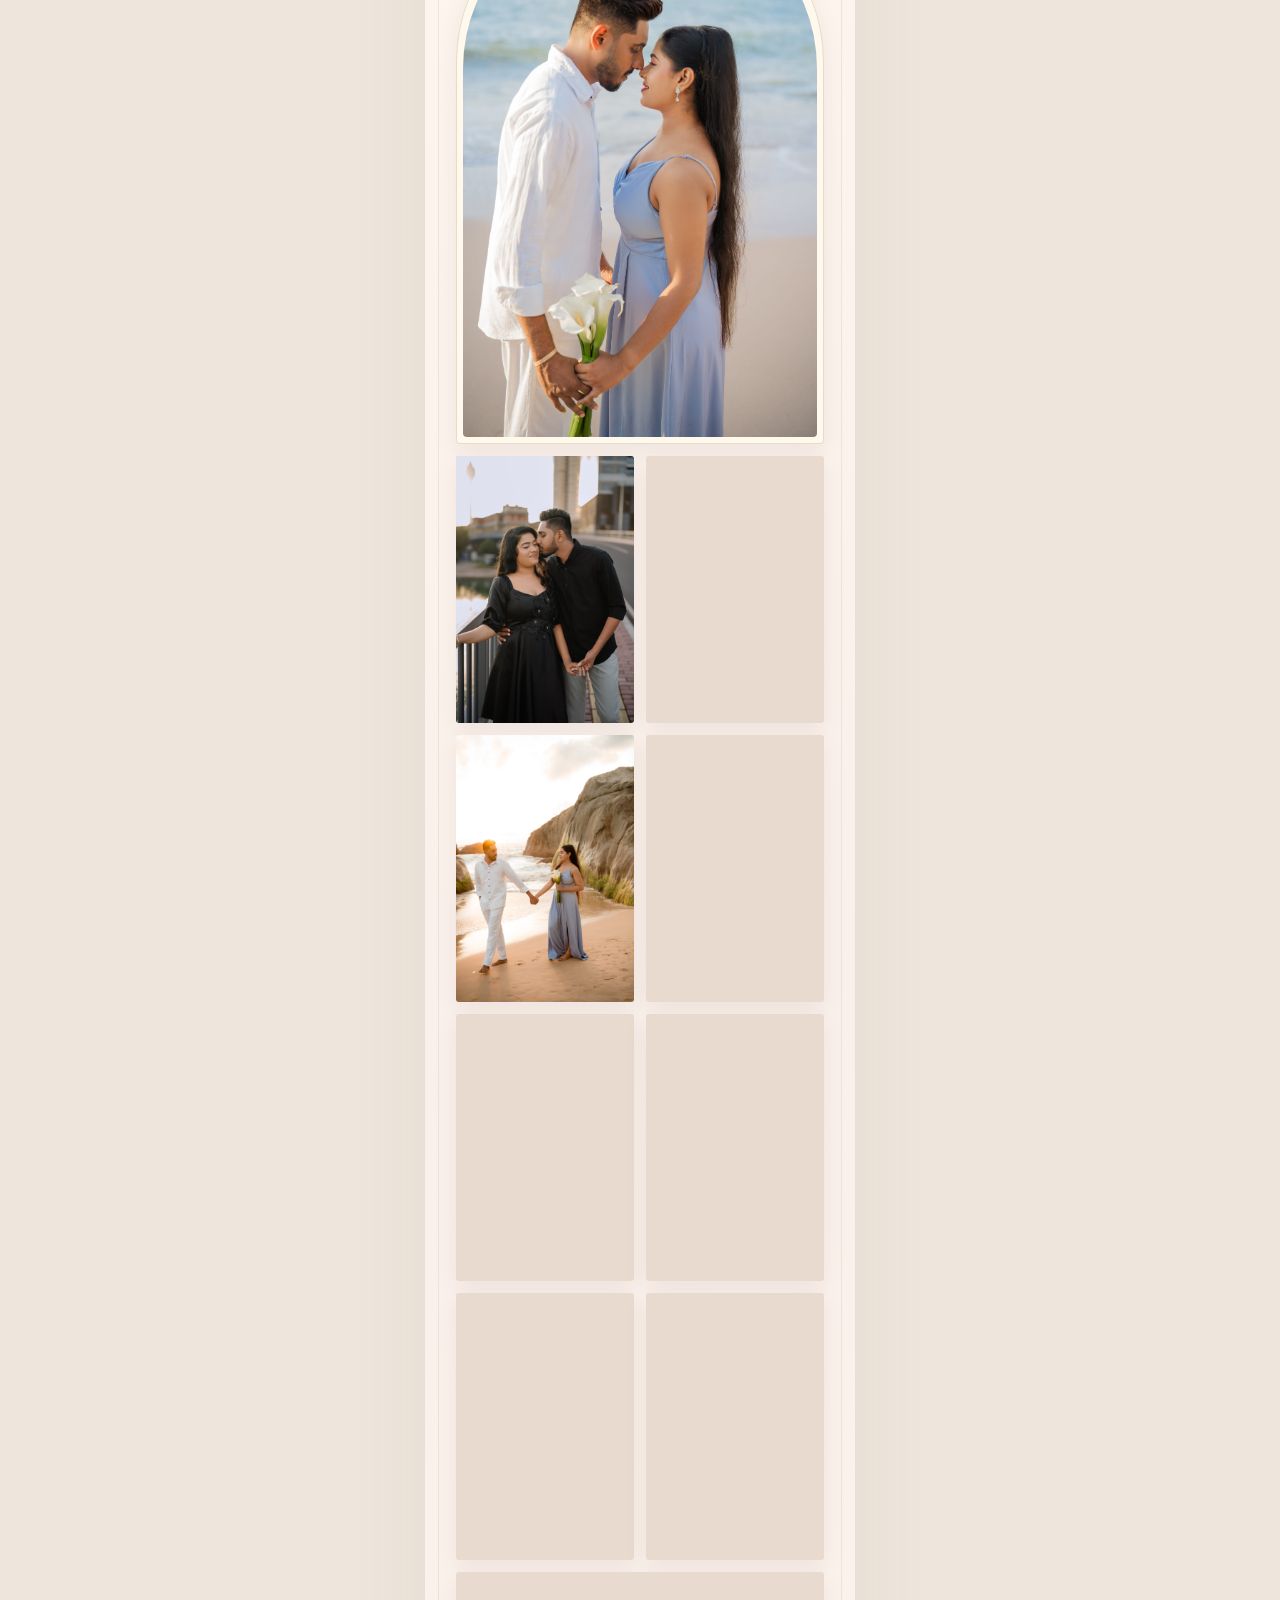
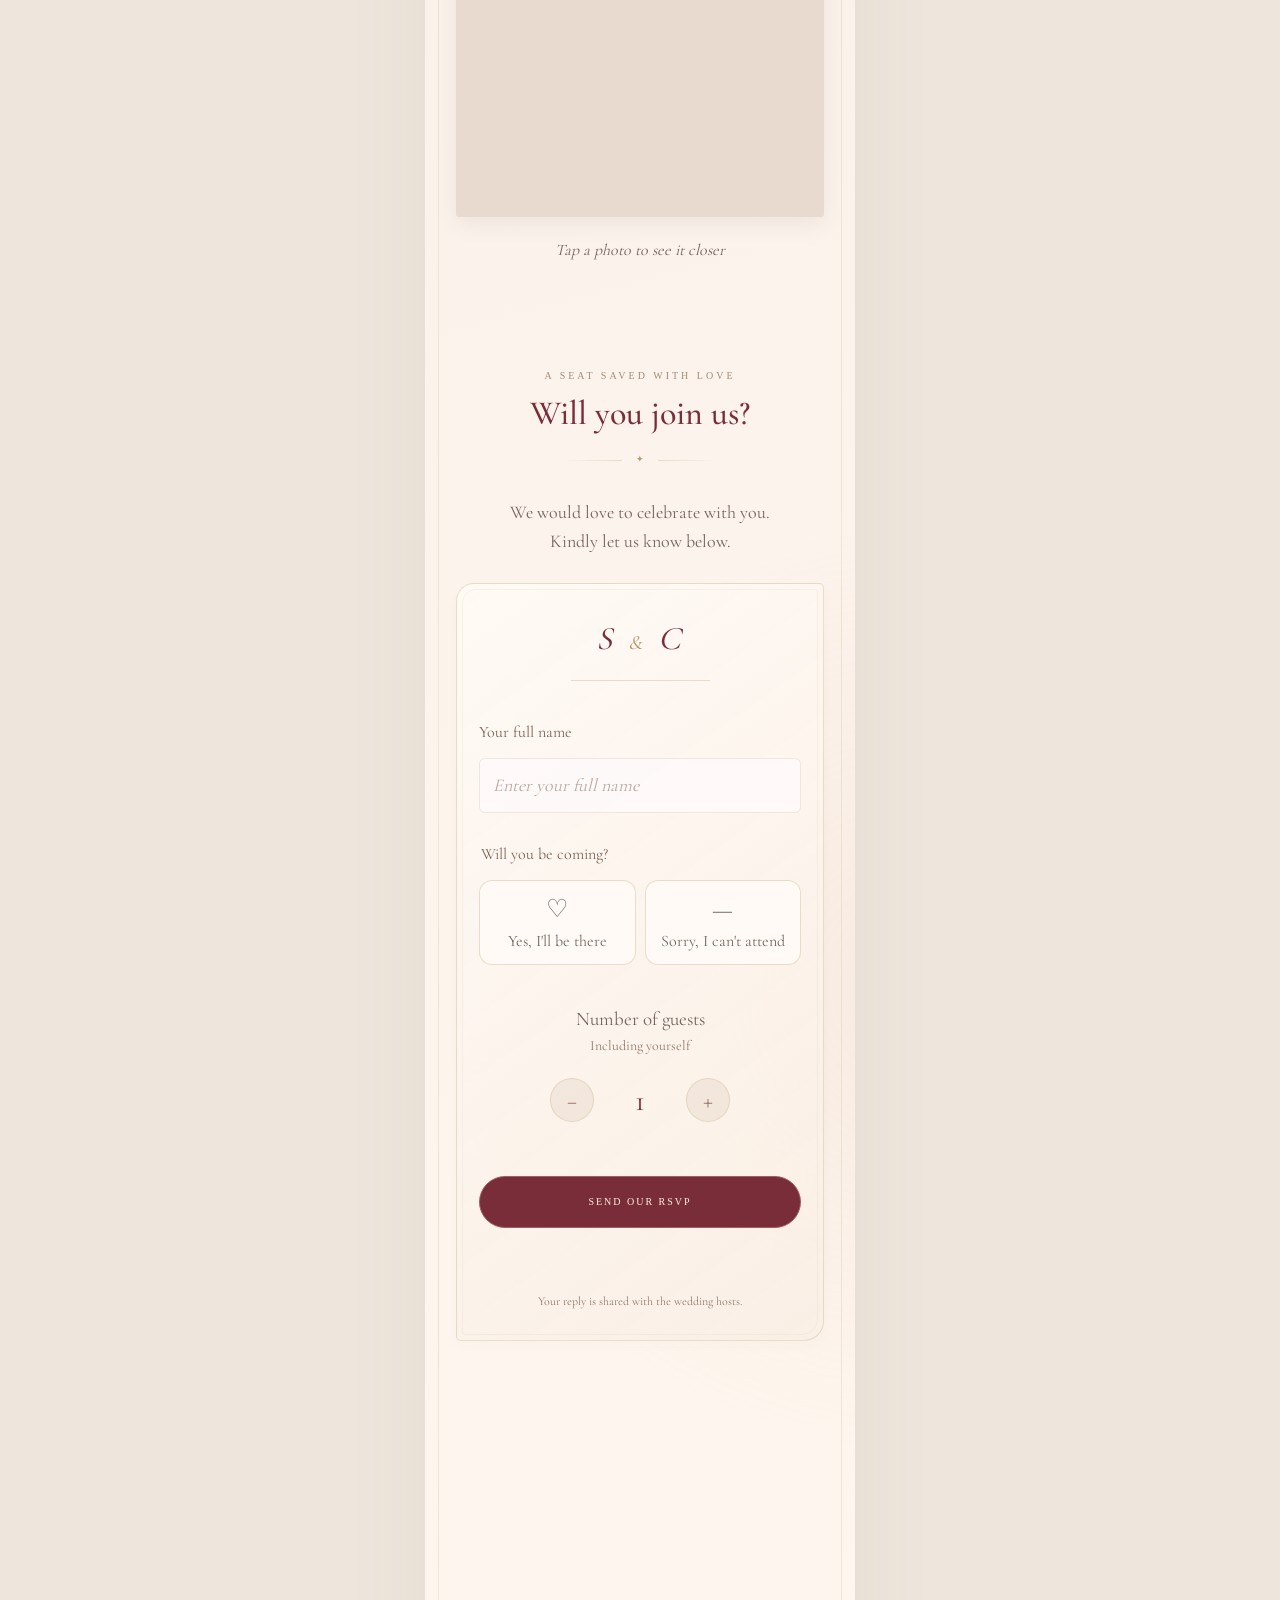
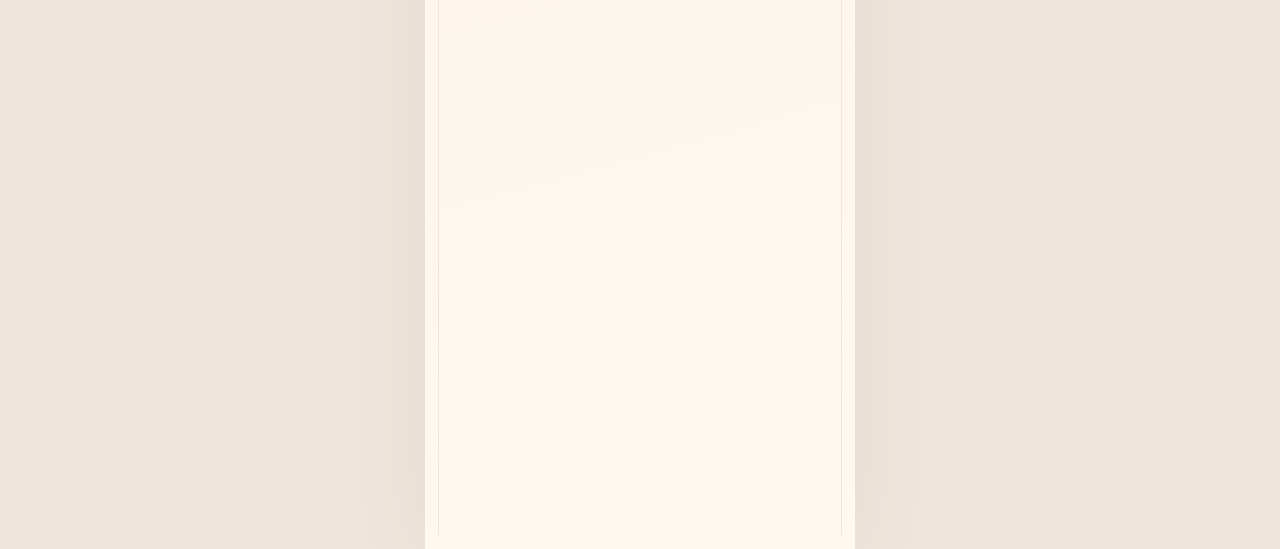
<file: preview-scroll-cue.html>
<!doctype html>
<html lang="en"><head><meta charset="utf-8"><meta name="viewport" content="width=device-width,initial-scale=1"><meta name="theme-color" content="#fbf4ed"><meta name="description" content="Sanduni and Charith warmly invite you to their wedding on 19 November 2026 at Grand Mondo Luxury Banquets, Homagama."><title>Sanduni & Charith — Our Wedding</title><link rel="stylesheet" href="fonts.css"><link rel="stylesheet" href="style.css"><link rel="stylesheet" href="scroll-design.css?v=2"><link rel="stylesheet" href="photos.css?v=illustration-restored"><link rel="stylesheet" href="petals.css?v=heart3"><link rel="stylesheet" href="monogram.css?v=9"><link rel="stylesheet" href="heart-transition.css?v=heart3"><link rel="stylesheet" href="rsvp.css?v=2"><link rel="stylesheet" href="scroll-cue.css?v=1"></head>
<body class="opening-revealed"><svg class="ornament-library" xmlns="http://www.w3.org/2000/svg" aria-hidden="true"><defs>
<symbol id="gold-lotus" viewBox="0 0 260 170"><g fill="none" stroke="currentColor" stroke-width="1.2"><path d="M130 139C94 107 96 65 130 22C164 65 166 107 130 139ZM130 139C77 131 51 97 53 55C100 62 123 88 130 139ZM130 139C183 131 209 97 207 55C160 62 137 88 130 139ZM130 140C74 157 27 134 14 91C61 84 103 101 130 140ZM130 140C186 157 233 134 246 91C199 84 157 101 130 140Z"/><path d="M46 157Q130 170 214 157M74 164H186M130 34V126"/></g></symbol>
<symbol id="gold-vine" viewBox="0 0 150 520"><g fill="none" stroke="currentColor" stroke-width="1.3"><path d="M120 0C14 113 146 204 60 312S76 460 22 520"/><path d="M78 83C17 57 7 26 16 9C62 12 86 40 78 83ZM78 83C114 57 135 67 140 83C125 113 99 109 78 83ZM75 188C29 184 8 158 13 138C50 136 75 157 75 188ZM80 222C112 175 143 180 147 194C134 226 112 239 80 222ZM60 312C14 309 0 283 7 267C44 263 58 286 60 312ZM41 388C83 344 113 357 112 372C91 406 58 407 41 388ZM40 455C10 435 2 408 14 396C42 408 50 427 40 455Z"/></g></symbol>
<symbol id="gold-arch" viewBox="0 0 300 390"><g fill="none" stroke="currentColor"><path d="M32 387V168C32 73 95 30 150 10C205 30 268 73 268 168V387"/><path d="M43 387V169C43 83 98 45 150 25C202 45 257 83 257 169V387M54 387V170C54 94 103 58 150 39C197 58 246 94 246 170V387"/><path d="M20 371H76M224 371H280M20 378H76M224 378H280M25 385H72M229 385H276"/></g></symbol>
<symbol id="gold-fan" viewBox="0 0 300 300"><g fill="none" stroke="currentColor"><circle cx="150" cy="150" r="115"/><circle cx="150" cy="150" r="103"/><circle cx="150" cy="150" r="92"/><path d="M150 35Q212 88 150 150Q88 88 150 35ZM265 150Q212 212 150 150Q212 88 265 150ZM150 265Q88 212 150 150Q212 212 150 265ZM35 150Q88 88 150 150Q88 212 35 150Z"/><path d="M69 69Q150 64 150 150Q64 150 69 69ZM231 69Q236 150 150 150Q150 64 231 69ZM231 231Q150 236 150 150Q236 150 231 231ZM69 231Q64 150 150 150Q150 236 69 231Z"/></g></symbol></defs></svg>
<div class="entrance hidden" id="entrance"><div class="entrance-art" aria-hidden="true"></div><video id="entranceVideo" class="entrance-video" poster="assets/entrance-poster.jpg" playsinline muted preload="none" hidden aria-label="Our wedding introduction"></video><button id="skipIntro" class="skip-intro" hidden>Skip intro</button><div class="intro-transition" aria-hidden="true"><div class="transition-glow"></div><div class="transition-seal"><div class="wedding-monogram" aria-hidden="true"><svg class="monogram-ring" viewBox="0 0 220 220"><circle cx="110" cy="110" r="101"/><circle cx="110" cy="110" r="94"/></svg><span class="initial initial-s">S</span><span class="monogram-amp">&amp;</span><span class="initial initial-c">C</span></div><p>Our forever begins</p></div></div><div class="logo-cover"><div class="logo-cover-content"><p class="cover-kicker">THE WEDDING OF</p><p class="cover-names">Sanduni <i>&amp;</i> Charith</p><button class="logo-enter" id="enter" aria-label="Open Sanduni and Charith’s wedding invitation and play the introduction"><span class="wedding-monogram" aria-hidden="true"><svg class="monogram-ring" viewBox="0 0 220 220"><circle cx="110" cy="110" r="101"/><circle cx="110" cy="110" r="94"/></svg><span class="initial initial-s">S</span><span class="monogram-amp">&amp;</span><span class="initial initial-c">C</span></span></button><p class="cover-hint">Tap our initials to open</p><span class="cover-rule" aria-hidden="true"></span><p class="cover-date">19 NOVEMBER 2026</p></div></div></div>
<main id="invitation">
<section class="invitation-card" id="home"><div class="gold-ornament" aria-hidden="true">✧</div><p class="blessing">SRI SUBA MANGALAM!</p><p class="eyebrow">YOU ARE INVITED TO THE WEDDING OF</p><h1>Sanduni <span>&</span> Charith</h1><p class="family-line">Together with their loving families</p><div class="wedding-date"><span>NOVEMBER</span><strong>19</strong><span>2026</span></div><p class="weekday">Thursday, 19<sup>th</sup> November 2026</p><img class="couple-art" src="assets/kandyan-couple.png" width="1024" height="1536" alt="An illustrated bride and groom in traditional Kandyan wedding attire"><div class="invitation-message"><p>With joyful hearts and the blessings of our families,<br>we invite you to share in our wedding celebration.</p><p>Your presence will make our day<br>all the more special.</p></div><span class="section-end" aria-hidden="true">✦</span></section>
<section class="section" id="story"><svg class="scroll-ornament story-vine" aria-hidden="true"><use href="#gold-vine"/></svg><div class="heading"><p class="eyebrow">TWO HEARTS, ONE JOURNEY</p><h2>Love, Tradition &amp; Blessings</h2><span class="divider">✦</span></div><div class="story-panel framed"><article><span class="chapter">01</span><div><h3>WITH OUR FAMILIES’ BLESSINGS</h3><p>With the love and blessings of our families,<br>we begin our life together.</p></div></article><article><span class="chapter">02</span><div><h3>ON THE PORUWA</h3><p>Honouring the traditions we hold dear,<br>we take our first steps into married life.</p></div></article><article><span class="chapter">2026</span><div><h3>A DAY TO SHARE</h3><p>Join us as our families come together<br>for a day of love, joy and celebration.</p></div></article></div></section>
<section class="photo-passage" aria-label="Moments together"><div class="photo-dissolve" aria-hidden="true"><img class="active" src="assets/photos/SHA07477.jpg" width="4000" height="6000" loading="lazy" alt=""><img src="assets/photos/SHA06801.jpg" width="4000" height="6000" loading="lazy" alt=""><img src="assets/photos/SHA07349.jpg" width="4000" height="6000" loading="lazy" alt=""></div><div class="passage-caption"><p>Hand in hand</p><span>Today, tomorrow & always</span></div><button id="pausePhotos" class="photo-pause" aria-label="Pause photo slideshow" aria-pressed="false">Ⅱ</button></section><section class="section countdown-section" id="countdown"><svg class="scroll-ornament countdown-fan" aria-hidden="true"><use href="#gold-fan"/></svg><div class="heading"><p class="eyebrow">THE BIG DAY AWAITS</p><h2>Counting Down</h2><span class="divider">✦</span></div><div class="countdown" aria-label="Countdown to 19 November 2026"><div><strong id="days">00</strong><span>DAYS</span></div><div><strong id="hours">00</strong><span>HOURS</span></div><div><strong id="minutes">00</strong><span>MINUTES</span></div><div><strong id="seconds">00</strong><span>SECONDS</span></div></div></section>
<section class="section" id="events"><svg class="scroll-ornament events-lotus" aria-hidden="true"><use href="#gold-lotus"/></svg><div class="heading"><p class="eyebrow">CELEBRATE WITH US</p><h2>Our Wedding Day</h2><span class="divider">✦</span></div><div class="event-list"><article class="event-card framed wedding-schedule"><p class="schedule-date">19th November 2026</p><div class="wedding-hours"><div><span>Wedding begins</span><time datetime="2026-11-19T10:00:00+05:30">10:00 <small>AM</small></time></div><span class="hours-divider" aria-hidden="true">—</span><div><span>Celebration ends</span><time datetime="2026-11-19T16:00:00+05:30">4:00 <small>PM</small></time></div></div><div class="poruwa-details"><div class="event-icon" aria-hidden="true">✦</div><h3>PORUWA CEREMONY</h3><time class="poruwa-time" datetime="2026-11-19T10:30:00+05:30">10:30 <small>AM</small></time></div><p class="schedule-venue">Grand Mondo Luxury Banquets<br>Homagama</p></article></div></section>
<section class="section venue-section" id="venue"><svg class="scroll-ornament venue-arch" aria-hidden="true"><use href="#gold-arch"/></svg><div class="heading"><p class="eyebrow">A PLACE FOR OUR FOREVER</p><h2>The Wedding Venue</h2><span class="divider">✦</span></div><div class="venue-panel framed"><div class="venue-flower" aria-hidden="true">❧</div><h3>Grand Mondo<br>Luxury Banquets</h3><p class="location-name">Homagama</p><span class="hairline"></span><p>We look forward to celebrating<br>this beautiful day with you.</p><a class="map-link" href="https://maps.app.goo.gl/g1bp9AkcRweVuUqY6" target="_blank" rel="noopener noreferrer">VIEW ON MAP</a></div></section>
<section class="section gallery-section" id="gallery"><div class="heading"><p class="eyebrow">A LITTLE OF OUR FOREVER</p><h2>Our Favourite Moments</h2><span class="divider">✦</span></div><div class="photo-grid"><button class="gallery-photo gallery-lead" data-photo="0" aria-label="Enlarge photo: Together by the sea"><img src="assets/photos/SHA07343.jpg" alt="Together by the sea" loading="lazy" decoding="async" width="4000" height="6000"></button><button class="gallery-photo" data-photo="1" aria-label="Enlarge photo: A kiss in the city"><img src="assets/photos/SHA06843.jpg" alt="A kiss in the city" loading="lazy" decoding="async" width="4000" height="6000"></button><button class="gallery-photo" data-photo="2" aria-label="Enlarge photo: Laughter and love"><img src="assets/photos/SHA07149.jpg" alt="Laughter and love" loading="lazy" decoding="async" width="4000" height="6000"></button><button class="gallery-photo" data-photo="3" aria-label="Enlarge photo: Hand in hand at sunset"><img src="assets/photos/SHA07477.jpg" alt="Hand in hand at sunset" loading="lazy" decoding="async" width="4000" height="6000"></button><button class="gallery-photo" data-photo="4" aria-label="Enlarge photo: A walk together"><img src="assets/photos/SHA06972.jpg" alt="A walk together" loading="lazy" decoding="async" width="4000" height="6000"></button><button class="gallery-photo" data-photo="5" aria-label="Enlarge photo: A golden evening"><img src="assets/photos/SHA07409.jpg" alt="A golden evening" loading="lazy" decoding="async" width="4000" height="6000"></button><button class="gallery-photo" data-photo="6" aria-label="Enlarge photo: A little romance in the city"><img src="assets/photos/SHA07120.jpg" alt="A little romance in the city" loading="lazy" decoding="async" width="4000" height="6000"></button><button class="gallery-photo" data-photo="7" aria-label="Enlarge photo: Our sunset moment"><img src="assets/photos/SHA06801.jpg" alt="Our sunset moment" loading="lazy" decoding="async" width="4000" height="6000"></button><button class="gallery-photo" data-photo="8" aria-label="Enlarge photo: Beside the waves"><img src="assets/photos/SHA07349.jpg" alt="Beside the waves" loading="lazy" decoding="async" width="4000" height="6000"></button><button class="gallery-photo gallery-wide" data-photo="9" aria-label="Enlarge photo: Running into our forever"><img src="assets/photos/SHA07561.jpg" alt="Running into our forever" loading="lazy" decoding="async" width="5734" height="3823"></button></div><p class="gallery-hint">Tap a photo to see it closer</p></section><section class="section rsvp-section" id="rsvp"><div class="heading"><p class="eyebrow">A SEAT SAVED WITH LOVE</p><h2>Will you join us?</h2><span class="divider" aria-hidden="true">✦</span></div><p class="rsvp-intro">We would love to celebrate with you.<br>Kindly let us know below.</p><form class="rsvp-form framed" id="rsvpForm"><span class="rsvp-seal" aria-hidden="true">S <i>&amp;</i> C</span><label for="rsvpName">Your full name</label><input id="rsvpName" name="name" required maxlength="100" autocomplete="name" placeholder="Enter your full name"><fieldset class="rsvp-attendance"><legend>Will you be coming?</legend><div class="rsvp-choices"><label><input type="radio" name="attendance" value="Yes" required><span><b aria-hidden="true">♡</b>Yes, I'll be there</span></label><label><input type="radio" name="attendance" value="No" required><span><b aria-hidden="true">—</b>Sorry, I can't attend</span></label></div></fieldset><div class="rsvp-count" id="rsvpCount"><label for="guests">Number of guests</label><p class="rsvp-help">Including yourself</p><div class="guest-counter"><button type="button" id="guestMinus" aria-label="One fewer guest">−</button><input id="guests" name="guests" type="number" min="1" max="20" value="1" required inputmode="numeric"><button type="button" id="guestPlus" aria-label="One more guest">+</button></div></div><p class="rsvp-decline" id="rsvpDecline" hidden>You'll be with us in spirit.<br>Thank you for letting us know.</p><input class="rsvp-honeypot" name="website" tabindex="-1" autocomplete="off" aria-hidden="true"><button class="reply-button" id="rsvpSubmit" type="submit">SEND OUR RSVP</button><p class="rsvp-status" id="rsvpStatus" role="status" aria-live="polite"></p><p class="rsvp-help rsvp-private">Your reply is shared with the wedding hosts.</p></form></section>
<footer class="monogram-finale" aria-label="Sanduni and Charith, 19 November 2026"><p class="eyebrow">OUR FOREVER BEGINS</p><div class="wedding-monogram" aria-hidden="true"><svg class="monogram-ring" viewBox="0 0 220 220"><circle cx="110" cy="110" r="101"/><circle cx="110" cy="110" r="94"/></svg><span class="initial initial-s">S</span><span class="monogram-amp">&amp;</span><span class="initial initial-c">C</span></div><h2>Sanduni <span>&amp;</span> Charith</h2><p class="footer-date"><time datetime="2026-11-19">19 · 11 · 2026</time></p><span class="divider" aria-hidden="true">✦</span><p class="footer-blessing">With love &amp; blessings</p></footer>
</main><button class="scroll-cue" id="scrollCue" type="button" aria-label="Scroll down to our story" hidden><span class="scroll-cue-label">SCROLL TO EXPLORE</span><span class="scroll-cue-chevron" aria-hidden="true"></span></button>
<button class="music-toggle" id="musicToggle" aria-label="Play music" hidden>♪</button><audio id="music" src="assets/music.mp3" loop preload="none"></audio><dialog id="photoViewer" class="photo-viewer" aria-label="Photo gallery"><button id="closePhoto" class="photo-close" aria-label="Close photo">×</button><img id="largePhoto" alt=""><div class="viewer-controls"><button id="previousPhoto" aria-label="Previous photo">←</button><span id="photoCount" aria-live="polite"></span><button id="nextPhoto" aria-label="Next photo">→</button></div></dialog><script src="intro-config.js"></script><script src="script.js?v=heart3"></script><script src="photos.js"></script><script src="scroll-cue.js?v=1"></script><script src="rsvp.js?v=2"></script><script src="petals.js?v=heart3"></script></body></html>
</file>
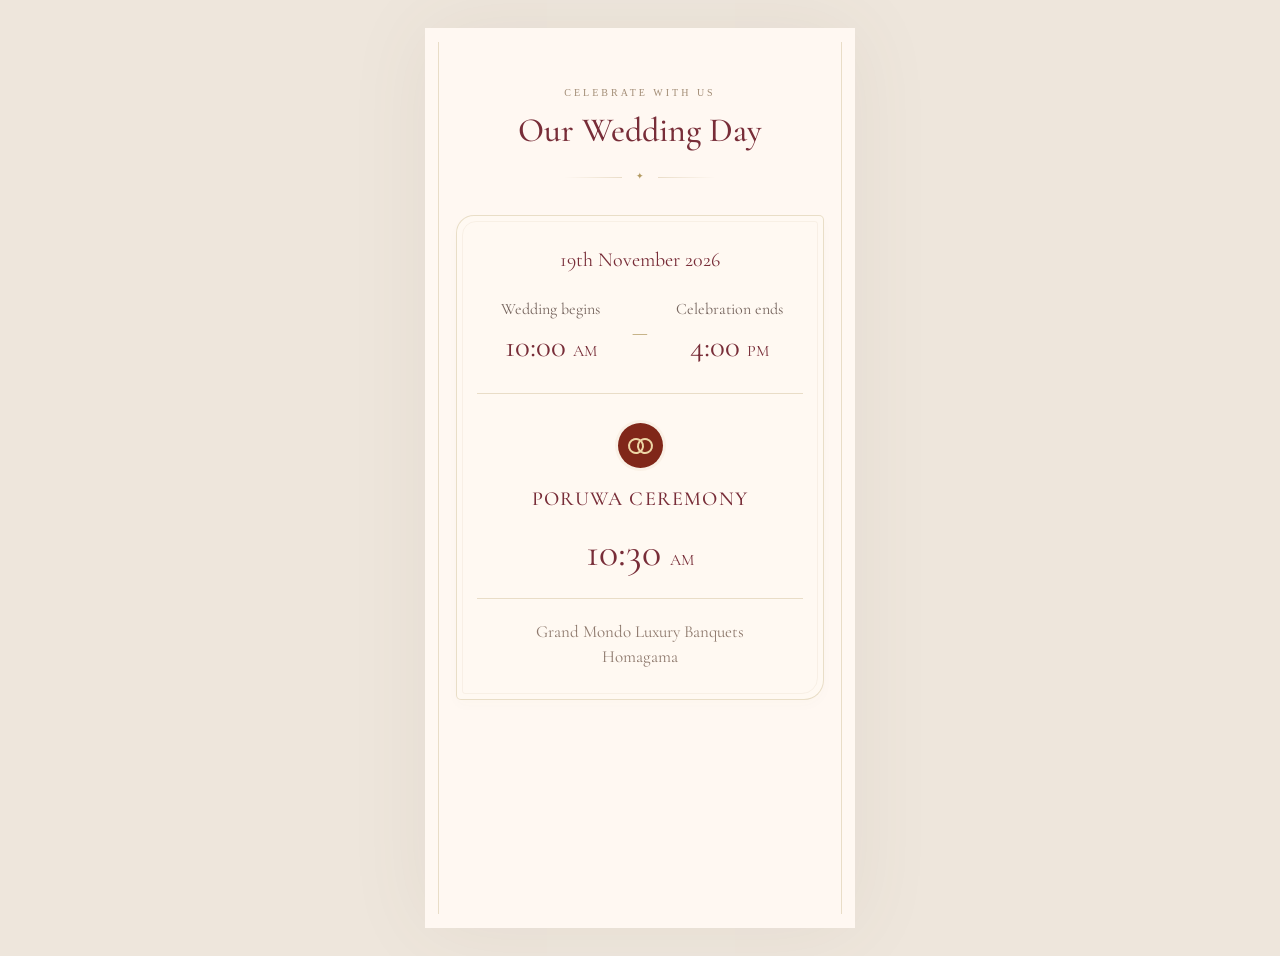
<file: preview-wedding-rings.html>
<!doctype html>
<html lang="en"><head><meta charset="utf-8"><meta name="viewport" content="width=device-width,initial-scale=1"><title>Wedding rings preview</title><link rel="stylesheet" href="fonts.css"><link rel="stylesheet" href="style.css"><link rel="stylesheet" href="photos.css?v=wedding-rings-1"><style>body{padding:28px 0}main{min-height:100vh}.section{padding-top:55px}.wedding-schedule{margin-bottom:40px}</style></head>
<body><main><section class="section" id="events"><div class="heading"><p class="eyebrow">CELEBRATE WITH US</p><h2>Our Wedding Day</h2><span class="divider">✦</span></div><div class="event-list"><article class="event-card framed wedding-schedule visible"><p class="schedule-date">19th November 2026</p><div class="wedding-hours"><div><span>Wedding begins</span><time>10:00 <small>AM</small></time></div><span class="hours-divider" aria-hidden="true">—</span><div><span>Celebration ends</span><time>4:00 <small>PM</small></time></div></div><div class="poruwa-details"><div class="event-icon" aria-hidden="true"><span class="wedding-rings"><i></i><i></i></span></div><h3>PORUWA CEREMONY</h3><time class="poruwa-time">10:30 <small>AM</small></time></div><p class="schedule-venue">Grand Mondo Luxury Banquets<br>Homagama</p></article></div></section></main></body></html>
</file>
<file: fonts.css>
@font-face {
  font-family: 'Cormorant Garamond';
  font-style: normal;
  font-weight: 400;
  font-display: swap;
  src: url(assets/font-1.ttf) format('truetype');
}
@font-face {
  font-family: 'Cormorant Garamond';
  font-style: normal;
  font-weight: 500;
  font-display: swap;
  src: url(assets/font-2.ttf) format('truetype');
}
@font-face {
  font-family: 'Cormorant Garamond';
  font-style: normal;
  font-weight: 600;
  font-display: swap;
  src: url(assets/font-3.ttf) format('truetype');
}
</file>
<file: style.css>
:root{--paper:#fff8f2;--wine:#782d38;--deep:#60242e;--gold:#b49b63;--ink:#76655e;--line:#d8c6a58c}*{box-sizing:border-box}html{scroll-behavior:smooth;scroll-padding-top:24px}body{margin:0;background:#eee6dc;color:var(--ink);font:19px/1.65 'Cormorant Garamond',Georgia,serif}body.closed{overflow:hidden}button,input,textarea{font:inherit}button,a,input,textarea{-webkit-tap-highlight-color:transparent}button,a{touch-action:manipulation}button{cursor:pointer}a{color:inherit;text-decoration:none}button:focus-visible,a:focus-visible,input:focus-visible,textarea:focus-visible{outline:2px solid var(--wine);outline-offset:5px}main{position:relative;max-width:430px;margin:auto;background:var(--paper);box-shadow:0 0 80px #66514012;overflow:hidden}main::before,main::after{content:'';position:absolute;top:14px;bottom:14px;width:1px;background:var(--line);z-index:0;pointer-events:none}main::before{left:13px}main::after{right:13px}.entrance{position:fixed;inset:0;z-index:30;max-width:430px;margin:auto;background:#482b1f;overflow:hidden;color:#fff5e8;text-align:center;transition:opacity 1.3s,visibility 1.3s}.entrance-art{position:absolute;inset:0;background:url('assets/kandyan-car.png') center/cover;transform:scale(1.02);animation:gentle-approach 14s ease-out both}.entrance-shade{position:absolute;inset:0;background:linear-gradient(#211d162e,transparent 35%,transparent 65%,#251a16c9)}.entrance-heading{position:absolute;top:clamp(25px,6vh,70px);left:15px;right:15px;text-shadow:0 2px 15px #1e151d99}.entrance-heading>span{font:10px Georgia,serif;letter-spacing:4px}.entrance-heading p{font-style:italic;font-size:clamp(34px,8vw,54px);margin:8px 0}.entrance-heading i{font-size:.72em}.entrance-bottom{position:absolute;bottom:30px;left:24px;right:24px}.enter-button{padding:14px 27px;border:1px solid #e8d4aa;border-radius:50px;background:#fff5e6ed;color:var(--deep);font-size:18px;box-shadow:0 6px 35px #20140725}.enter-button span{margin-left:22px}.entrance-bottom p{font:10px Georgia,serif;letter-spacing:4px;margin-top:19px}.entrance.departing .entrance-art{animation:drive-away 2s ease-in both}.entrance.departing .entrance-bottom{transition:opacity .5s;opacity:0}.entrance.hidden{opacity:0;visibility:hidden;pointer-events:none}.invitation-card{padding:30px 29px 55px;text-align:center;position:relative}.gold-ornament{height:95px;color:#c2aa76;font-size:55px;line-height:95px;position:relative;background:radial-gradient(ellipse at 50% -4%,transparent 39%,#c3ad773f 40%,transparent 41%,transparent 46%,#c3ad7759 47%,transparent 48%,transparent 53%,#c3ad7738 54%,transparent 55%);margin:-30px -15px 15px}.gold-ornament::before,.gold-ornament::after{content:'❧';position:absolute;top:10px;font-size:44px;color:#c3ad7770}.gold-ornament::before{left:10%;transform:rotate(-25deg)}.gold-ornament::after{right:10%;transform:scaleX(-1) rotate(-25deg)}.blessing{font-size:17px;letter-spacing:1px;color:#645043;margin:15px 0 8px}.eyebrow{font-family:Georgia,serif;font-size:10px;letter-spacing:3px;line-height:1.9;color:#a28c75;margin:0 0 9px}.invitation-card h1{font-size:clamp(38px,8vw,48px);font-weight:400;font-style:italic;color:var(--wine);line-height:1.15;margin:36px 0 17px}.invitation-card h1 span{font-size:.68em;color:#ad7c77}.family-line{font-size:16px;color:#9c8376;margin:0 0 30px}.wedding-date{display:grid;grid-template-columns:1fr auto 1fr;align-items:center;gap:22px;max-width:330px;margin:auto}.wedding-date span{font-size:15px;letter-spacing:1.3px;border-top:1px solid var(--line);border-bottom:1px solid var(--line);padding:8px 2px;color:#715c52}.wedding-date strong{font-size:47px;font-weight:500;line-height:1.2;color:var(--wine)}.weekday{font-size:19px;margin:12px 0 10px;color:#705b51}.weekday sup{font-size:11px}.couple-art{display:block;width:min(88%,345px);height:auto;margin:4px auto 8px;mix-blend-mode:multiply;mask-image:linear-gradient(transparent,black 7%,black 93%,transparent)}.invitation-message{font-size:18px;line-height:1.7;margin-top:14px}.invitation-message p{margin:15px 0}.section-end{display:block;font-size:14px;color:var(--gold);margin-top:30px}.section{padding:45px 31px 28px;position:relative}.heading{text-align:center;margin-bottom:30px}.heading h2{font-size:34px;line-height:1.15;font-weight:500;color:var(--wine);margin:6px 0 12px}.divider{display:flex;align-items:center;justify-content:center;gap:14px;color:var(--gold);font-size:9px;margin-top:20px}.divider::before,.divider::after{content:'';height:1px;width:58px;background:linear-gradient(90deg,transparent,var(--line))}.divider::after{transform:rotate(180deg)}.framed{position:relative;border:1px solid var(--line);border-radius:18px 5px 20px 5px;background:#fff9f144;box-shadow:0 5px 13px #77523005}.framed::before{content:'';position:absolute;inset:5px;border:1px solid #deccb638;border-radius:14px 3px 16px 3px;pointer-events:none}.story-panel{padding:28px 22px}.story-panel article{display:grid;grid-template-columns:48px 1fr;gap:19px;padding:14px 0 18px;position:relative}.story-panel article:not(:last-child)::after{content:'';position:absolute;left:59px;top:35px;bottom:-5px;border-left:1px solid #ccb99966}.chapter{font-size:21px;font-style:italic;color:#9c8872;padding-top:1px}.story-panel h3{font-size:15px;letter-spacing:1.4px;font-weight:500;color:#765d50;margin:0 0 8px}.story-panel p{font-size:17px;line-height:1.5;margin:0;color:#958174}.countdown-section{padding-top:52px;padding-bottom:47px}.countdown{display:grid;grid-template-columns:repeat(4,1fr);gap:9px;max-width:440px;margin:auto}.countdown>div{text-align:center;border:1px solid var(--line);padding:16px 2px 12px;border-radius:9px 3px 10px 3px;background:#fff8ef55}.countdown strong{display:block;font-weight:500;font-size:35px;line-height:1.1;color:var(--wine)}.countdown span{font-family:Georgia,serif;font-size:8px;letter-spacing:1px;color:#a08a78}.event-list{display:grid;gap:23px}.event-card{padding:27px 15px;text-align:center}.event-icon{width:45px;height:45px;display:grid;place-items:center;margin:0 auto 15px;border-radius:50%;background:#802719;color:#edd6a6;font-size:25px;box-shadow:0 0 0 3px #eadac342}.event-card h3{font-size:20px;letter-spacing:1.2px;color:var(--wine);font-weight:500;margin:0 0 12px}.event-card p{font-size:17px;line-height:1.5;margin:6px 0;color:#8e796d}.venue-section{padding-top:65px}.venue-panel{text-align:center;padding:34px 22px 27px}.venue-flower{font-size:47px;line-height:1.1;color:#b69b6e}.venue-panel h3{font-size:33px;line-height:1.2;font-weight:500;color:var(--wine);margin:18px 0 10px}.location-name{font-size:15px;letter-spacing:2px;text-transform:uppercase;margin:0}.hairline{display:block;width:70px;height:1px;background:var(--line);margin:24px auto}.venue-panel>p{font-size:18px}.map-link{display:inline-flex;align-items:center;justify-content:center;gap:13px;font-family:Georgia,serif;font-size:10px;letter-spacing:1.7px;border:1px solid #a25d61;padding:14px 18px;margin-top:16px;border-radius:25px;color:#fff1df;background:var(--wine);transition:background .2s ease,transform .2s ease,box-shadow .2s ease}.map-link:hover{background:var(--deep);transform:translateY(-2px);box-shadow:0 6px 18px #782d3826}.rsvp-section{padding-top:65px}.rsvp-intro{text-align:center;font-size:18px;line-height:1.65;margin:0 0 15px}.rsvp-status{text-align:center;font-size:16px;font-style:italic;color:var(--wine);margin:0 0 30px}.rsvp-form{padding:24px 21px;display:grid;gap:9px}.rsvp-form>label,legend{font-size:16px;color:#7b6458}.rsvp-form>label:not(:first-child){margin-top:11px}.rsvp-form>label span{color:#ac9786;font-size:14px}input,textarea{width:100%;font-size:17px;color:#755e53;border:1px solid #dbcab966;border-radius:6px;background:#fffafbca;padding:12px 13px;min-width:0}input::placeholder,textarea::placeholder{color:#b8a99c;font-style:italic}textarea{resize:vertical}fieldset{border:0;padding:0;margin:12px 0}legend{margin-bottom:12px}.attendance-options{display:grid;grid-template-columns:1fr 1fr;gap:10px}.attendance-options label{position:relative;cursor:pointer}.attendance-options input{position:absolute;opacity:0;width:1px;height:1px}.attendance-options span{display:block;padding:11px 3px;border:1px solid var(--line);border-radius:6px;text-align:center;font-size:16px}.attendance-options input:checked+span{background:#f1ddd7;border-color:#b9887f;color:var(--wine)}.attendance-options input:focus-visible+span{outline:2px solid var(--wine);outline-offset:2px}.guest-counter{display:flex;align-items:center;justify-content:center;gap:19px;margin:4px 0 10px}.guest-counter button{border:1px solid var(--line);width:35px;height:35px;border-radius:50%;background:#ecdccf80;color:#9d7467;line-height:1}.guest-counter input{width:45px;text-align:center;padding:5px 0;font-size:23px;color:var(--wine);border:0;background:transparent;appearance:textfield}.guest-counter input::-webkit-inner-spin-button{appearance:none}.reply-button{border:1px solid #a25d61;background:var(--wine);color:#fff1df;border-radius:7px;padding:15px 12px;font-family:Georgia,serif;font-size:10px;letter-spacing:2px;margin-top:16px}.reply-button span{margin-left:20px}.reply-button:hover{background:var(--deep)}.form-note{text-align:center;color:#a88d7a;font-size:14px;margin:5px 0}footer{text-align:center;padding:60px 24px 65px;position:relative}footer p{margin:8px 0;font-size:18px}.footer-ornament{font-size:34px;color:var(--gold)}footer h2{font-size:40px;font-style:italic;font-weight:400;color:var(--wine);line-height:1.2;margin:18px 0}footer h2 span{font-size:.7em}.footer-date{letter-spacing:4px;font-size:16px}.footer-blessing{font-size:16px!important;font-style:italic;color:#a68c76}.music-toggle{position:fixed;top:20px;right:max(20px,calc((100vw - 430px)/2 + 20px));z-index:12;width:39px;height:39px;border:1px solid #d9a3a2;border-radius:50%;background:#c96a7bdd;color:#fff6ec;font-size:24px;box-shadow:0 3px 13px #6b303022}.music-toggle[hidden]{display:none}dialog{border:1px solid var(--line);border-radius:15px;background:#fff7ed;color:var(--ink);padding:40px 28px;text-align:center;max-width:min(420px,88vw)}dialog::backdrop{background:#3d272777}dialog h2{font-weight:400;color:var(--wine);font-size:33px;line-height:1.2}dialog p{font-size:18px}#closeDialog{position:absolute;top:7px;right:12px;border:0;background:none;font-size:28px;color:var(--wine)}.reveal{transition:opacity .9s ease,transform .9s cubic-bezier(.2,.7,.2,1)}.motion-ready .reveal:not(.visible){opacity:0;transform:translateY(18px)}.motion-ready .reveal:focus-within{opacity:1;transform:none}.opening-revealed .invitation-card h1{animation:letter-in 1.2s .25s both}.opening-revealed .couple-art{animation:letter-in 1.3s .55s both}@keyframes gentle-approach{from{transform:scale(1.02)}to{transform:scale(1.09)}}@keyframes drive-away{from{transform:scale(1.08)}to{transform:scale(1.2);filter:brightness(1.1)}}@keyframes letter-in{from{opacity:0;transform:translateY(14px)}to{opacity:1;transform:translateY(0)}}@media(max-width:380px){.section{padding-left:25px;padding-right:25px}.invitation-card{padding-left:24px;padding-right:24px}.invitation-card h1{font-size:40px}.wedding-date{gap:16px}.countdown{gap:6px}.countdown strong{font-size:29px}.countdown span{font-size:8px;letter-spacing:.5px}.story-panel{padding:22px 15px}.story-panel article{gap:15px;grid-template-columns:39px 1fr}.story-panel article:not(:last-child)::after{left:45px}.rsvp-form{padding:24px 17px}.attendance-options span{font-size:15px}.event-card p{font-size:16px}.music-toggle{top:12px;right:17px}}@media(prefers-reduced-motion:reduce){html{scroll-behavior:auto}*,*::before,*::after{animation:none!important;transition:none!important}.motion-ready .reveal:not(.visible){opacity:1;transform:none}}
</file>
<file: scroll-design.css>
/* One continuous paper surface; ornaments belong to particular chapters. */
main{background:linear-gradient(165deg,#fff9f1 0%,#fbf1ec 24%,#fff8ef 44%,#faf0eb 68%,#fff8ef 100%)}
.ornament-library{position:absolute;width:0;height:0;overflow:hidden;pointer-events:none}
main::before,main::after{opacity:.6}
.invitation-card,.section,footer{isolation:isolate}
.invitation-card::before{content:'';position:absolute;inset:0 0 auto;height:620px;background:url('assets/floral-silk.png') top center/100% auto no-repeat;opacity:.62;mask-image:linear-gradient(#000 0%,#000 40%,transparent 100%);z-index:-1;pointer-events:none}
.scroll-ornament{position:absolute;color:#b99a60;pointer-events:none;z-index:-1;overflow:visible}
.story-vine{width:114px;height:410px;right:-40px;top:100px;opacity:.42;transform:rotate(12deg)}
#story{padding-top:70px;padding-bottom:60px}
#story::before{content:'';position:absolute;inset:-80px -80px -70px;background:linear-gradient(142deg,transparent 38%,#fffdf6c9 40%,#e3c6b529 42%,#fffcf491 46%,transparent 51%);z-index:-2;pointer-events:none}
.story-panel{background:#fff8f3b8}
.countdown-section{padding-top:35px;padding-bottom:75px}
.countdown-fan{width:220px;height:220px;left:-135px;top:-35px;opacity:.32;transform:rotate(18deg)}
.countdown-section::after{content:'';position:absolute;width:120px;height:1px;background:linear-gradient(90deg,transparent,#b99a6066,transparent);left:calc(50% - 60px);bottom:30px;transform:rotate(-7deg)}
#events{padding-top:65px;padding-bottom:85px}
#events::before{content:'';position:absolute;inset:-75px 0 0;background:url('assets/jasmine-garlands.png') top center/100% auto no-repeat;opacity:.83;mask-image:linear-gradient(transparent,#000 12%,#000 76%,transparent);z-index:-2;pointer-events:none;mix-blend-mode:multiply}
.event-card{background:#fff9f4c9}
.event-list{gap:31px}
.events-lotus{width:120px;height:85px;left:-37px;bottom:7px;opacity:.48;transform:rotate(-18deg)}
.venue-section{padding-top:75px;padding-bottom:65px}
.venue-arch{width:calc(100% - 42px);height:440px;left:21px;top:-4px;opacity:.38}
.venue-section::after{content:'';position:absolute;inset:-65px -65px -100px;background:linear-gradient(30deg,transparent 27%,#e8c7b32b 29%,#fffdf7b3 33%,transparent 38%);z-index:-2;pointer-events:none}
.venue-panel{background:linear-gradient(#fffaf49c,#fcf0eaa6);border-radius:70px 70px 9px 9px;padding-top:39px}
.venue-panel::before{border-radius:64px 64px 6px 6px}
.rsvp-section{padding-top:65px;padding-bottom:70px}
.rsvp-vine{width:105px;height:400px;left:-49px;top:170px;opacity:.42;transform:scaleX(-1) rotate(5deg)}
.rsvp-form{background:#fff7f3c9}
.rsvp-section::before{content:'';position:absolute;inset:120px -90px -75px;background:radial-gradient(ellipse at 98% 55%,#e8c9b438,transparent 58%);z-index:-2;pointer-events:none}
footer{padding-top:45px;padding-bottom:205px;background:none}
footer::before{content:'';position:absolute;inset:-140px 0 0;background:url('assets/lotus-ending.png') bottom center/100% auto no-repeat;opacity:.95;mask-image:linear-gradient(transparent,#000 28%);mix-blend-mode:multiply;z-index:-1;pointer-events:none}
footer .footer-ornament{color:#bb9a62}
@media(max-width:360px){footer{padding-bottom:170px}.venue-arch{height:415px}}
</file>
<file: photos.css>
.gallery-section{padding-top:65px;padding-bottom:38px}.photo-grid{display:grid;grid-template-columns:1fr 1fr;gap:12px}.gallery-photo{position:relative;display:block;padding:0;border:0;background:#e9dacf;overflow:hidden;aspect-ratio:2/3;border-radius:3px;box-shadow:0 7px 22px #65463815}.gallery-photo img{width:100%;height:100%;display:block;object-fit:cover;transition:transform 1.2s ease}.gallery-photo:hover img{transform:scale(1.025)}.gallery-photo span{position:absolute;right:8px;bottom:8px;width:28px;height:28px;border-radius:50%;background:#fff8ebdf;color:var(--wine);font:18px/28px Georgia,serif}.gallery-lead{grid-column:1/-1;aspect-ratio:2/3;border-radius:170px 170px 4px 4px;padding:6px;border:1px solid var(--line);background:#fff8ed}.gallery-lead img{border-radius:inherit}.gallery-wide{grid-column:1/-1;aspect-ratio:3/2}.gallery-hint{text-align:center;font-size:16px;font-style:italic;margin:20px 0 0}.photo-passage{position:relative;height:620px;height:min(78svh,660px);min-height:420px;margin:38px 0 12px;overflow:hidden;background:#d9c4b1;isolation:isolate}.photo-dissolve{position:absolute;inset:0}.photo-dissolve img{position:absolute;inset:0;width:100%;height:100%;object-fit:cover;opacity:0;transition:opacity 2.4s ease;animation:photo-drift 18s ease-in-out infinite alternate;animation-play-state:paused}.photo-dissolve img.active{opacity:1}.photo-passage.is-playing img{animation-play-state:running}.photo-passage::after{content:'';position:absolute;inset:0;background:linear-gradient(#fff8f2 0%,transparent 14%,transparent 58%,#34231765 86%,#fff8f2 100%);pointer-events:none}.passage-caption{position:absolute;z-index:1;bottom:58px;left:20px;right:20px;text-align:center;color:#fffaf2;text-shadow:0 2px 14px #291a17a6}.passage-caption p{font-size:43px;font-style:italic;line-height:1.2;margin:0 0 7px}.passage-caption span{font-size:17px;letter-spacing:1px}.photo-pause{position:absolute;z-index:2;top:35px;right:22px;border:1px solid #fff8;background:#34231775;color:white;border-radius:50%;width:40px;height:40px;font:18px Georgia}.photo-viewer{padding:50px 12px 12px;border:0;border-radius:8px;background:#231c1b;color:#fff5e8;width:min(620px,96vw);max-width:96vw;max-height:96dvh;overflow:auto}.photo-viewer::backdrop{background:#171211ed}.photo-viewer>img{display:block;width:100%;height:min(72dvh,900px);object-fit:contain}.photo-close{position:absolute;top:4px;right:9px;border:0;background:none;color:#fff5e8;font-size:32px;width:44px;height:44px}.viewer-controls{display:flex;align-items:center;justify-content:space-between;padding:8px 10px 0}.viewer-controls button{border:1px solid #ffffff44;background:transparent;color:inherit;border-radius:50%;width:44px;height:44px;font-size:23px}.viewer-controls span{font-size:16px}.entrance-video{position:absolute;inset:0;width:100%;height:100%;object-fit:cover}.entrance-video[hidden],.skip-intro[hidden]{display:none}.skip-intro{position:absolute;z-index:5;bottom:24px;right:24px;border:1px solid #fff8;border-radius:30px;background:#30251c99;color:#fff9ed;padding:9px 19px;font-size:16px}.entrance.playing .entrance-heading,.entrance.playing .entrance-bottom,.entrance.playing .entrance-shade{opacity:0;pointer-events:none;transition:opacity .6s}.entrance.departing .entrance-video{transition:opacity 1.3s;opacity:0}.entrance.departing{background:#fff8f2}.entrance.hidden{transition:opacity 1.3s ease,visibility 1.3s}.photo-viewer button:focus-visible{outline-color:#fff3dc}@keyframes photo-drift{from{transform:scale(1)}to{transform:scale(1.045)}}@media(prefers-reduced-motion:reduce){.photo-dissolve img{animation:none;transition:none}.gallery-photo img{transition:none}}

.entrance.playing .entrance-art{visibility:hidden}.entrance.departing .skip-intro{display:none}

.wedding-schedule{padding:29px 20px;background:#fffaf2bf}.wedding-schedule .schedule-date{font-size:20px;color:var(--wine);margin:0 0 23px}.wedding-hours{display:grid;grid-template-columns:1fr auto 1fr;gap:8px;align-items:center;padding-bottom:27px;border-bottom:1px solid var(--line)}.wedding-hours div>span{display:block;font-size:16px;line-height:1.4;margin-bottom:8px}.wedding-hours time{display:block;color:var(--wine);font-size:31px;line-height:1.2;white-space:nowrap}.wedding-hours small,.poruwa-time small{font-size:16px}.hours-divider{color:var(--gold)}.poruwa-details{padding:29px 0 22px}.poruwa-time{display:block;font-size:40px;color:var(--wine);line-height:1.2}.wedding-schedule .schedule-venue{font-size:17px;line-height:1.5;border-top:1px solid var(--line);padding-top:20px;margin:0}.wedding-schedule.visible .event-icon{animation:ceremony-bloom 1.8s ease-out both}.wedding-schedule.visible .poruwa-time{animation:ceremony-time 1.2s .2s ease-out both}@keyframes ceremony-bloom{0%{transform:scale(.85);box-shadow:0 0 0 0 #b49b6355}65%{transform:scale(1.04);box-shadow:0 0 0 15px #b49b6300}100%{transform:scale(1);box-shadow:0 0 0 3px #eadac342}}@keyframes ceremony-time{from{opacity:0;transform:translateY(8px)}to{opacity:1;transform:translateY(0)}}@media(prefers-reduced-motion:reduce){.wedding-schedule.visible .event-icon,.wedding-schedule.visible .poruwa-time{animation:none}}

.entrance-art{background-image:url('assets/entrance-poster.jpg');animation:none;transform:none}

.wedding-rings{position:relative;display:block;width:29px;height:20px}.wedding-rings i{position:absolute;top:2px;width:16px;height:16px;border:2px solid #edd6a6;border-radius:50%;box-sizing:border-box}.wedding-rings i:first-child{left:2px;transform:rotate(-16deg)}.wedding-rings i:last-child{right:2px;transform:rotate(16deg)}
</file>
<file: petals.css>
.petal-layer{position:fixed;inset:0;width:100%;max-width:430px;margin:auto;pointer-events:none;z-index:8;overflow:hidden;contain:strict;transition:opacity .7s}.petal-layer.petals-hidden{opacity:0;visibility:hidden}.falling-petal{position:absolute;top:-40px;left:var(--left);width:var(--size);height:var(--size);animation:petal-fall var(--duration) var(--delay) linear infinite;animation-play-state:paused;will-change:transform}.falling-petal img{display:block;width:100%;height:100%;object-fit:contain;animation:petal-sway 5s var(--delay) ease-in-out infinite alternate;animation-play-state:paused}.petals-running .falling-petal,.petals-running .falling-petal img{animation-play-state:running}.petal-toggle{position:fixed;top:67px;right:max(20px,calc((100vw - 430px)/2 + 20px));z-index:12;width:39px;height:39px;border:1px solid #d9a3a2;border-radius:50%;background:#fff7eeed;color:#a5596a;font-size:23px;line-height:1;box-shadow:0 3px 13px #6b303012}.petal-toggle[hidden]{display:none}.petal-toggle[aria-pressed=false]{opacity:.6}@keyframes petal-fall{0%{transform:translate3d(0,-35px,0);opacity:0}10%{opacity:.65}85%{opacity:.65}100%{transform:translate3d(0,calc(100dvh + 80px),0);opacity:0}}@keyframes petal-sway{from{transform:translateX(-15px) rotate(var(--turn)) rotateY(0deg)}to{transform:translateX(var(--sway)) rotate(calc(var(--turn) + 90deg)) rotateY(55deg)}}@media(max-width:380px){.petal-toggle{top:59px;right:17px}}@media(prefers-reduced-motion:reduce){.petal-layer{display:none}.petal-toggle{display:none}}

/* One cached petal image is shared by every particle for reliable mobile loading. */
.falling-petal{background:none!important}.falling-petal::before{content:'';display:block;width:100%;height:100%;background:url('assets/rose-petal.png?v=2') center/contain no-repeat;animation:petal-sway 5s var(--delay) ease-in-out infinite alternate;animation-play-state:paused}.petals-running .falling-petal::before{animation-play-state:running}
</file>
<file: monogram.css>
.wedding-monogram{position:relative;width:220px;height:220px;margin:24px auto 32px;color:var(--wine);isolation:isolate}.monogram-ring{position:absolute;inset:0;width:100%;height:100%;fill:none;stroke:var(--gold);stroke-width:.85;transform:rotate(-90deg)}.monogram-ring circle{stroke-dasharray:635;stroke-dashoffset:0}.monogram-ring circle+circle{stroke:#ccb98a;stroke-width:.5;stroke-dasharray:591}.initial{position:absolute;font-size:112px;line-height:1;font-style:italic;font-weight:400;top:33px}.initial-s{left:43px}.initial-c{right:35px;top:72px}.monogram-amp{position:absolute;left:99px;top:90px;font-size:29px;font-style:italic;color:var(--gold);z-index:2}.monogram-finale{padding-top:75px;isolation:isolate}.monogram-finale h2{margin-top:25px}.monogram-finale .footer-date{font-size:19px;letter-spacing:4px}.monogram-finale .divider{margin:25px 0}.monogram-finale.visible .monogram-ring circle{animation:ring-draw 2.4s ease both}.monogram-finale.visible .monogram-ring circle+circle{animation-delay:.3s}.monogram-finale.visible .initial-s{animation:initial-arrive 1.7s .2s both}.monogram-finale.visible .initial-c{animation:initial-arrive 1.7s .6s both}.monogram-finale.visible .monogram-amp{animation:seal-fade 1.2s 1s both}.monogram-finale.visible h2,.monogram-finale.visible .footer-date{animation:initial-arrive 1.5s .8s both}.intro-transition{position:absolute;inset:0;z-index:3;pointer-events:none;opacity:0;overflow:hidden}.transition-glow{position:absolute;inset:-35%;background:radial-gradient(ellipse,#fffaf1 22%,#faedd8 55%,#f6e7d5 75%);transform:scale(.1);opacity:0;border-radius:50%}.transition-seal{position:absolute;inset:0;display:flex;flex-direction:column;justify-content:center;align-items:center;opacity:0;color:var(--wine)}.transition-seal .wedding-monogram{margin:0 auto 20px}.transition-seal p{font-size:25px;font-style:italic;margin:0;letter-spacing:1px}.entrance.playing.departing .entrance-video{opacity:1;transition:none}.entrance.departing .intro-transition{opacity:1}.entrance.departing .transition-glow{animation:ivory-bloom 1.3s cubic-bezier(.2,.65,.2,1) forwards}.entrance.departing .transition-seal{animation:seal-fade 1s .45s forwards}.entrance.departing .transition-seal .monogram-ring circle{animation:ring-draw 1.4s .35s both}.entrance.departing .transition-seal .initial{animation:initial-arrive 1.1s .5s both}.entrance.departing .entrance-heading{opacity:0;transition:opacity .4s}.entrance.hidden{transition:opacity 1.2s ease,visibility 1.2s}@keyframes ivory-bloom{0%{opacity:0;transform:scale(.1)}30%{opacity:.9}100%{opacity:1;transform:scale(1.4)}}@keyframes ring-draw{from{stroke-dashoffset:635;opacity:0}to{stroke-dashoffset:0;opacity:1}}@keyframes initial-arrive{from{opacity:0;transform:translateY(12px)}to{opacity:1;transform:translateY(0)}}@keyframes seal-fade{from{opacity:0}to{opacity:1}}@media(prefers-reduced-motion:reduce){.intro-transition{display:none}.monogram-finale .monogram-ring circle,.monogram-finale .initial,.monogram-finale .monogram-amp,.monogram-finale h2,.monogram-finale .footer-date{animation:none!important}.entrance.hidden{transition:none}}

/* Floral monogram cover, revealed video, then the existing seal transition. */
.entrance{background:#fff8f0}.entrance-art{display:none}.logo-cover{position:absolute;inset:0;z-index:2;display:grid;place-items:center;padding:32px 24px;background:radial-gradient(ellipse at center,#fffaf5eb 0%,#fff9f394 43%,#fff4e72e 75%),url('assets/floral-silk.png') center/cover no-repeat;color:var(--wine);transition:opacity 1s ease,visibility 1s;overflow:auto}.logo-cover::before{content:'';position:absolute;inset:18px;border:1px solid #b49b6360;border-radius:160px 160px 12px 12px;pointer-events:none}.logo-cover-content{position:relative;width:100%;text-align:center;padding:35px 0}.cover-kicker{font:12px/1.6 Georgia,serif;letter-spacing:3px;color:#8e7452;margin:0 0 17px}.cover-names{font-size:clamp(34px,9vw,43px);line-height:1.25;font-style:italic;margin:0 0 26px}.cover-names i{font-size:.72em;color:#b49b63}.logo-enter{position:relative;display:block;margin:auto;padding:0;border:0;border-radius:50%;background:radial-gradient(circle,#fff9f2e8,#fff8ed70 67%,transparent 70%);color:inherit;box-shadow:0 9px 45px #b49b6318;transition:transform .45s ease,box-shadow .45s ease}.logo-enter .wedding-monogram{display:block;margin:0;width:220px;height:220px}.logo-enter:hover{transform:scale(1.035);box-shadow:0 10px 55px #b49b6336}.logo-enter:focus-visible{outline:2px solid var(--wine);outline-offset:8px}.logo-enter .monogram-ring circle{animation:ring-draw 2.3s ease both}.logo-enter .initial-s{animation:initial-arrive 1.5s .2s both}.logo-enter .initial-c{animation:initial-arrive 1.5s .5s both}.cover-hint{font-size:17px;font-style:italic;color:#8a7463;margin:24px 0 27px}.cover-rule{display:block;width:55px;height:1px;margin:auto;background:#b49b6370}.cover-date{font:12px/1.8 Georgia,serif;letter-spacing:2.5px;margin:24px 0 0;color:#8e7452}.entrance.playing .logo-cover,.entrance.departing .logo-cover{opacity:0;visibility:hidden;pointer-events:none}.entrance.playing .logo-cover-content{transform:scale(1.055);transition:transform 1.2s ease}.entrance-video{z-index:1}@media(max-height:620px){.logo-cover{padding:15px 24px}.logo-cover-content{padding:20px 0}.cover-names{margin-bottom:15px}.cover-hint{margin:16px 0}.cover-date{margin-top:16px}.logo-enter .wedding-monogram{width:190px;height:190px}.logo-enter .initial{font-size:98px;top:25px}.logo-enter .initial-s{left:37px}.logo-enter .initial-c{right:29px;top:62px}.logo-enter .monogram-amp{left:85px;top:76px}}@media(prefers-reduced-motion:reduce){.logo-cover,.logo-enter,.entrance.playing .logo-cover-content{transition:none;transform:none}.logo-enter .monogram-ring circle,.logo-enter .initial{animation:none}}

/* Clear tap invitation for the opening monogram. */
.logo-enter::before{content:'';position:absolute;inset:9px;border:1.5px solid #8f3342;border-radius:50%;opacity:.42;box-shadow:0 0 0 8px #fff8ef9c,0 0 28px #8f334235;animation:opening-ring-pulse 2.1s ease-in-out infinite;pointer-events:none}
.cover-hint{display:flex;flex-direction:column;align-items:center;gap:7px;width:max-content;max-width:90%;margin:14px auto 25px;padding:9px 17px 10px;border:1px solid #8f3342;border-radius:24px;background:#782d38;color:#fff8ed;box-shadow:0 8px 23px #782d3830;font:700 9px/1.3 Georgia,serif;font-style:normal;letter-spacing:1.8px;text-transform:uppercase}
.cover-arrow{display:block;width:12px;height:12px;border-top:2px solid #f2dca8;border-left:2px solid #f2dca8;transform:rotate(45deg);animation:opening-arrow-point 1.35s ease-in-out infinite}
.cover-hint-text{display:block;white-space:nowrap}
@keyframes opening-ring-pulse{0%,100%{transform:scale(.96);opacity:.3}50%{transform:scale(1.04);opacity:.8;box-shadow:0 0 0 12px #fff8ef70,0 0 36px #8f334252}}
@keyframes opening-arrow-point{0%,100%{transform:translateY(4px) rotate(45deg)}50%{transform:translateY(-3px) rotate(45deg)}}
@media(max-height:620px){.cover-hint{margin:7px auto 12px;padding:7px 14px 8px}.cover-arrow{width:10px;height:10px}}
@media(prefers-reduced-motion:reduce){.logo-enter::before,.cover-arrow{animation:none}}
</file>
<file: heart-transition.css>
/* The actual invitation opens through a heart over the video's final frame. */
main.heart-revealing{position:fixed;top:0;left:0;right:0;width:100%;max-width:430px;height:100vh;height:100dvh;margin:0 auto;z-index:31;overflow:hidden;pointer-events:none;clip-path:polygon(50% 50%,50% 50%,50% 50%)}
.entrance.heart-finished{transition:none!important}
/* Start together with the heart, and keep the same animation when it finishes. */
.heart-opened .invitation-card h1{animation:names-fly-in 1.85s cubic-bezier(.16,1,.3,1) both!important}
.heart-opened .couple-art{animation:couple-fly-in 2.1s cubic-bezier(.16,1,.3,1) both!important;transform-origin:50% 75%}
.heart-opened .invitation-card :is(.blessing,.eyebrow,.family-line,.wedding-date,.weekday,.invitation-message){animation:details-fly-in 1.75s cubic-bezier(.16,1,.3,1) both}
.heart-opened .invitation-card .family-line{animation-delay:.06s}
.heart-opened .invitation-card .wedding-date{animation-delay:.1s}
.heart-opened .invitation-card .weekday{animation-delay:.14s}
@keyframes names-fly-in{from{opacity:0;transform:translate3d(-65px,30px,0) rotate(-4deg)}to{opacity:1;transform:translate3d(0,0,0) rotate(0)}}
@keyframes couple-fly-in{from{opacity:0;transform:translate3d(45px,105px,0) scale(.94) rotate(3deg)}to{opacity:1;transform:translate3d(0,0,0) scale(1) rotate(0)}}
@keyframes details-fly-in{from{opacity:0;transform:translate3d(0,38px,0)}to{opacity:1;transform:translate3d(0,0,0)}}
@media(prefers-reduced-motion:reduce){main.heart-revealing{clip-path:none}.heart-opened .invitation-card *{animation:none!important;opacity:1;transform:none}}
</file>
<file: rsvp.css>
.rsvp-form{margin-top:24px}.rsvp-form select{width:100%;font-size:17px;color:#755e53;border:1px solid #dbcab966;border-radius:6px;background:#fffafbca;padding:12px 13px;min-width:0}.rsvp-form select:invalid{color:#b8a99c;font-style:italic}.rsvp-form select:disabled,.rsvp-form input:disabled{opacity:.55;cursor:not-allowed}.rsvp-honeypot{position:absolute!important;left:-9999px!important;width:1px!important;height:1px!important;opacity:0!important}.rsvp-status{min-height:1.65em;margin:14px 0 0!important}.rsvp-status[data-state="success"]{color:#527452}.rsvp-status[data-state="error"]{color:#9d4b50}.reply-button:disabled{opacity:.65;cursor:wait}
.rsvp-section{padding-top:64px;padding-bottom:36px}.rsvp-form{margin-top:26px;padding:28px 22px;background:linear-gradient(145deg,#fffaf5ee,#f9eee4dd);gap:12px}.rsvp-seal{display:block;text-align:center;font-size:33px;font-style:italic;color:var(--wine);letter-spacing:4px;margin:0 auto 15px;border-bottom:1px solid var(--line);padding:0 25px 14px}.rsvp-seal i{font-size:20px;color:var(--gold)}.rsvp-form input{font-size:18px;min-height:46px}.rsvp-attendance{margin:16px 0 8px}.rsvp-choices{display:grid;grid-template-columns:1fr 1fr;gap:9px}.rsvp-choices label{position:relative;cursor:pointer}.rsvp-choices input{position:absolute;width:1px;height:1px;min-height:0;opacity:0}.rsvp-choices span{height:100%;display:flex;flex-direction:column;align-items:center;justify-content:center;border:1px solid var(--line);border-radius:13px;padding:12px 6px;font-size:16px;text-align:center;line-height:1.3;background:#fffaf6;transition:background .3s,color .3s,transform .3s,box-shadow .3s}.rsvp-choices b{font-size:25px;font-weight:400;margin-bottom:6px}.rsvp-choices input:checked+span{background:var(--wine);border-color:var(--wine);color:#fff7ef;transform:translateY(-3px);box-shadow:0 6px 15px #782d3820}.rsvp-choices input:focus-visible+span{outline:2px solid var(--wine);outline-offset:4px}.rsvp-count{text-align:center;padding:18px 0 5px;animation:rsvp-lift .5s both}.rsvp-help{font-size:14px;color:#947969;margin:0}.rsvp-count .guest-counter{gap:22px;margin:13px 0}.rsvp-count .guest-counter button{width:44px;height:44px;font-size:25px;transition:transform .2s,background .2s}.rsvp-count .guest-counter button:active{transform:scale(.9);background:#e4c8bb}.rsvp-count .guest-counter input{width:48px;font-size:30px}.rsvp-count .guest-counter button:disabled{opacity:.35}.rsvp-decline{text-align:center;font-size:18px;font-style:italic;color:var(--wine);animation:rsvp-lift .5s both;padding:18px 0}.rsvp-form [hidden]{display:none!important}.rsvp-form .reply-button{min-height:52px;border-radius:28px;transition:transform .2s,box-shadow .2s;letter-spacing:2px}.rsvp-form .reply-button:hover{transform:translateY(-2px);box-shadow:0 6px 18px #782d3826}.rsvp-form .reply-button:disabled{transform:none}.rsvp-private{text-align:center;font-size:12px}.rsvp-form.rsvp-visible{animation:rsvp-lift .85s cubic-bezier(.16,1,.3,1) both}@keyframes rsvp-lift{from{opacity:0;transform:translateY(24px)}to{opacity:1;transform:none}}@media(prefers-reduced-motion:reduce){.rsvp-form *,.rsvp-form.rsvp-visible{animation:none!important;transition:none!important}}
</file>
<file: scroll-cue.css>
.scroll-cue{position:fixed;left:50%;bottom:max(20px,calc(env(safe-area-inset-bottom,0px) + 12px));z-index:14;display:flex;flex-direction:column;align-items:center;gap:4px;min-width:118px;padding:10px 17px 8px;border:1px solid #d8bd91bb;border-radius:22px;background:#fff9f0e8;color:#713b3d;box-shadow:0 6px 24px #56322724;backdrop-filter:blur(9px);-webkit-backdrop-filter:blur(9px);transform:translate(-50%,12px);opacity:0;pointer-events:none;transition:opacity .55s ease,transform .55s cubic-bezier(.2,.7,.2,1);font-family:Georgia,serif}
.scroll-cue[hidden]{display:none}
.scroll-cue.is-visible{opacity:1;transform:translate(-50%,0);pointer-events:auto}
.scroll-cue-label{font-size:9px;letter-spacing:2px;white-space:nowrap}
.scroll-cue-chevron{display:block;width:9px;height:9px;border-right:1.5px solid #a98553;border-bottom:1.5px solid #a98553;transform:translateY(0) rotate(45deg);animation:scroll-cue-bob 2.2s ease-in-out infinite}
@keyframes scroll-cue-bob{0%,100%{transform:translateY(0) rotate(45deg)}50%{transform:translateY(4px) rotate(45deg)}}
@media(prefers-reduced-motion:reduce){.scroll-cue{transition:none}.scroll-cue-chevron{animation:none}}
</file>
